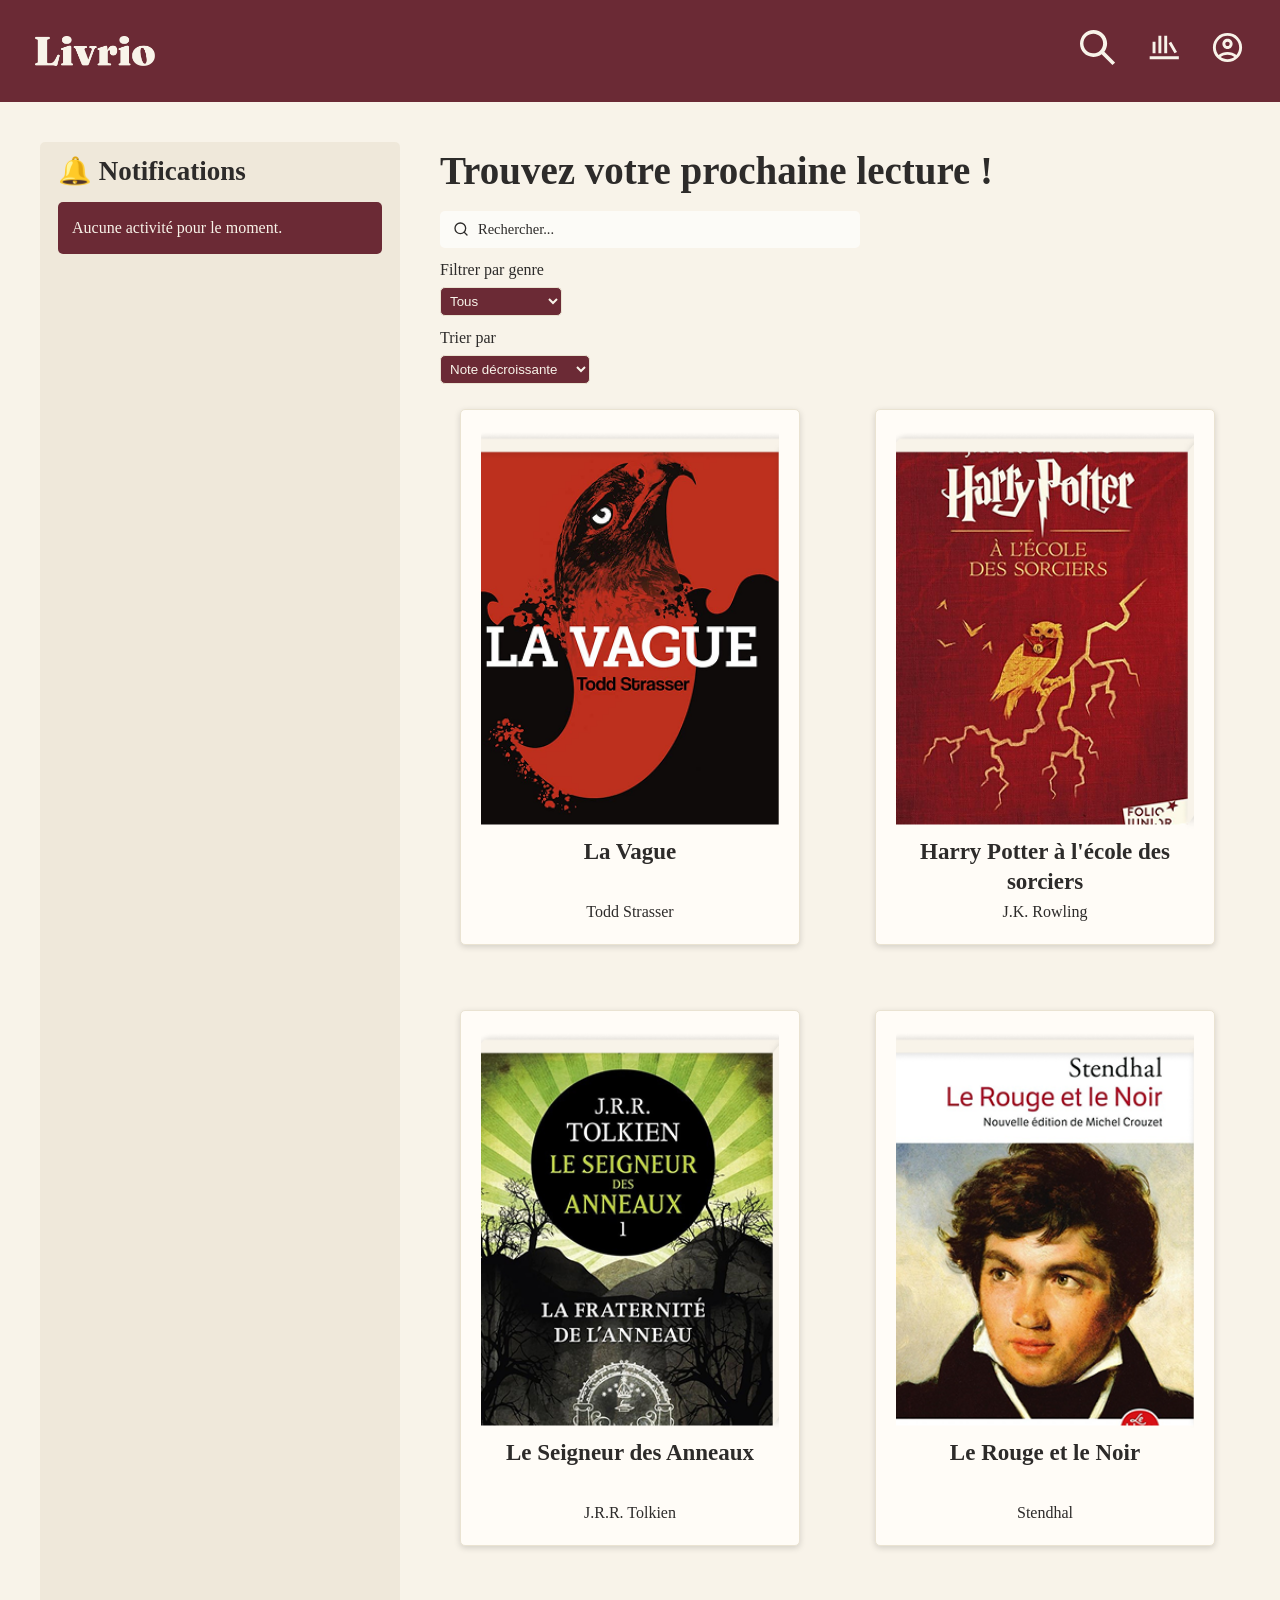
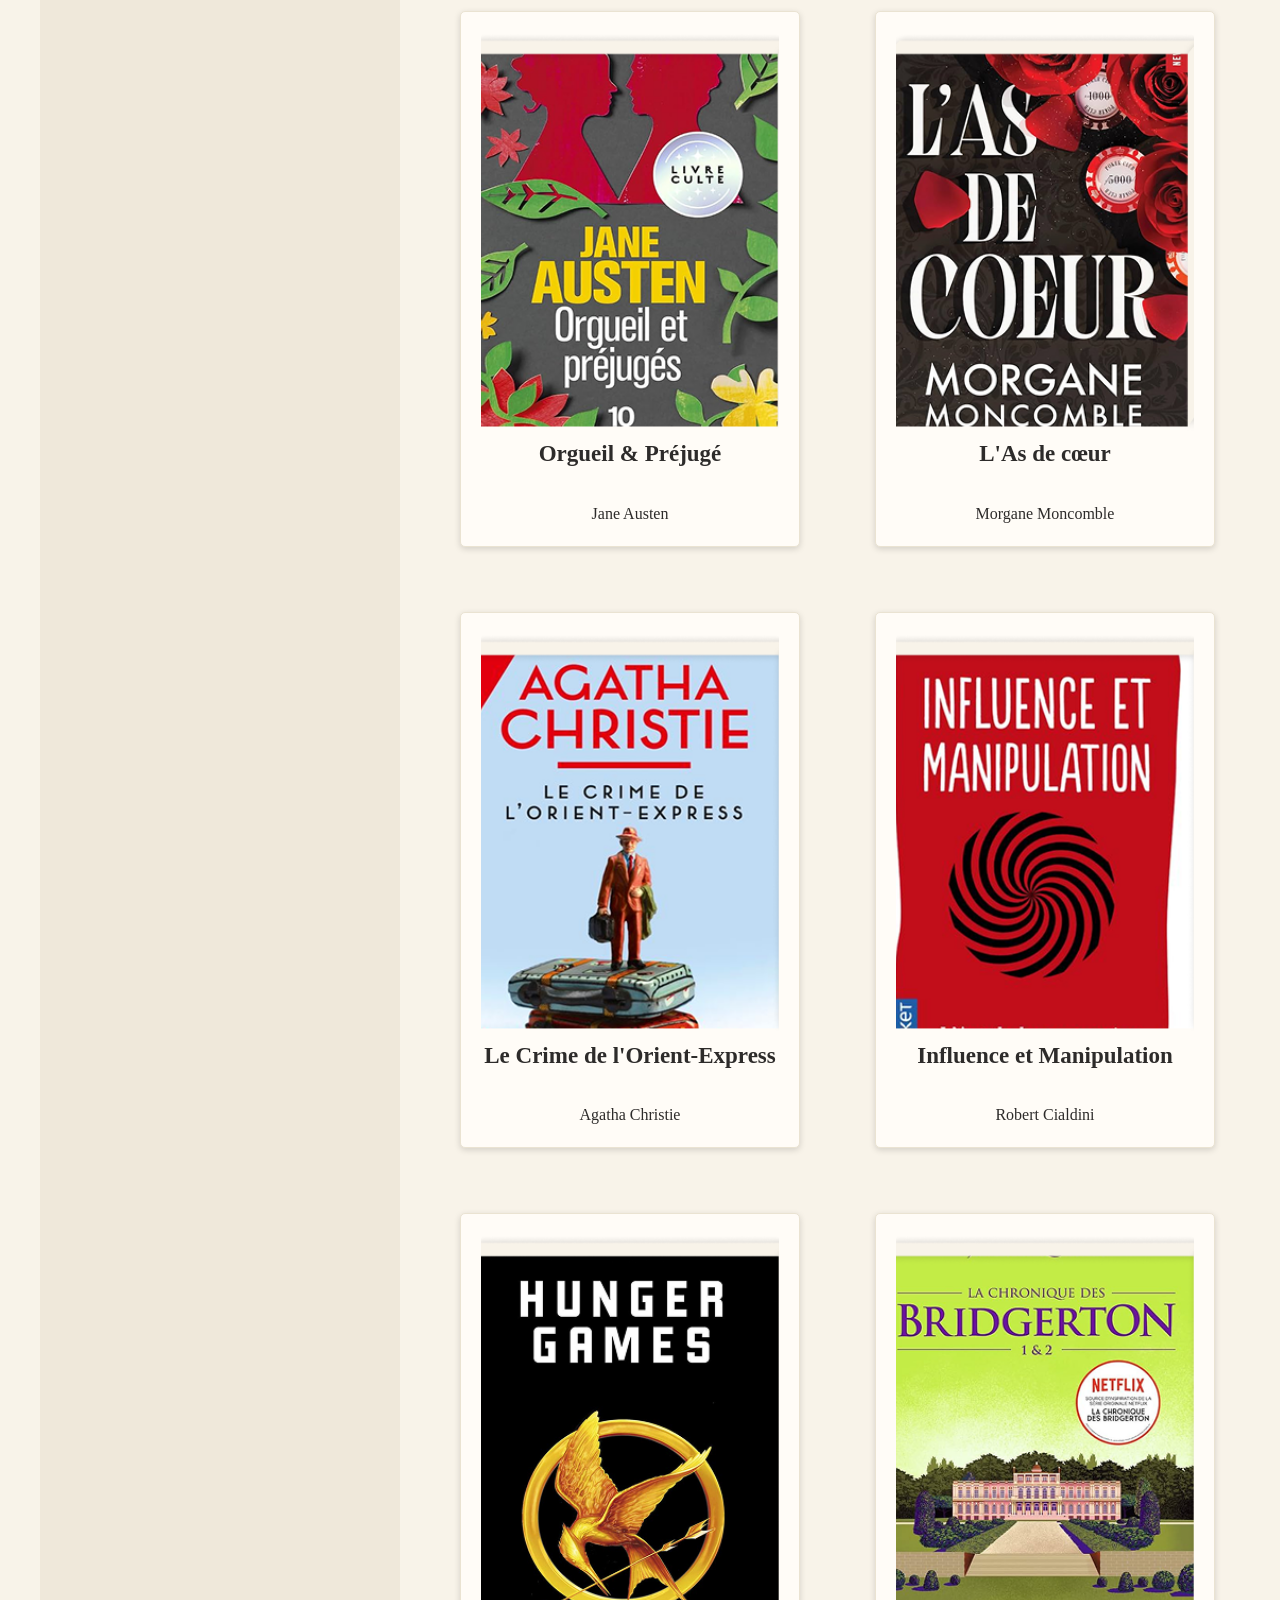
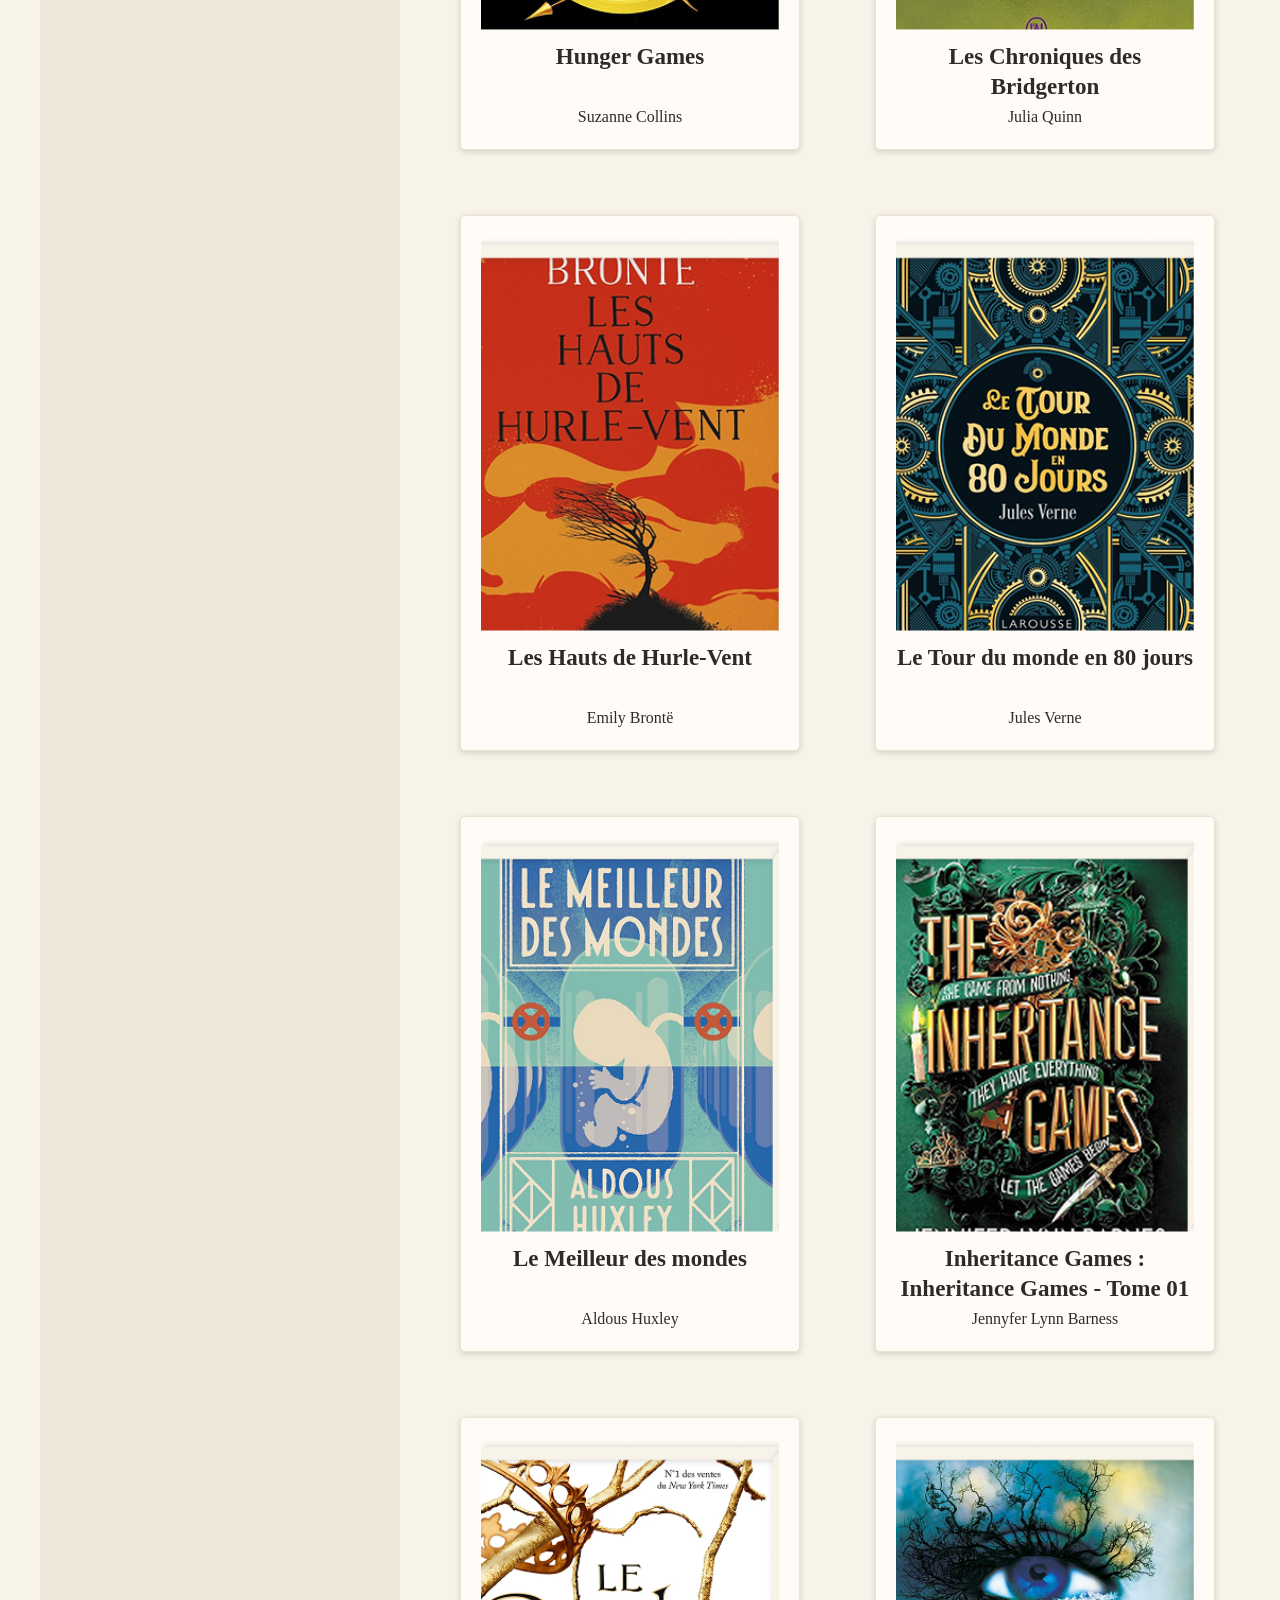
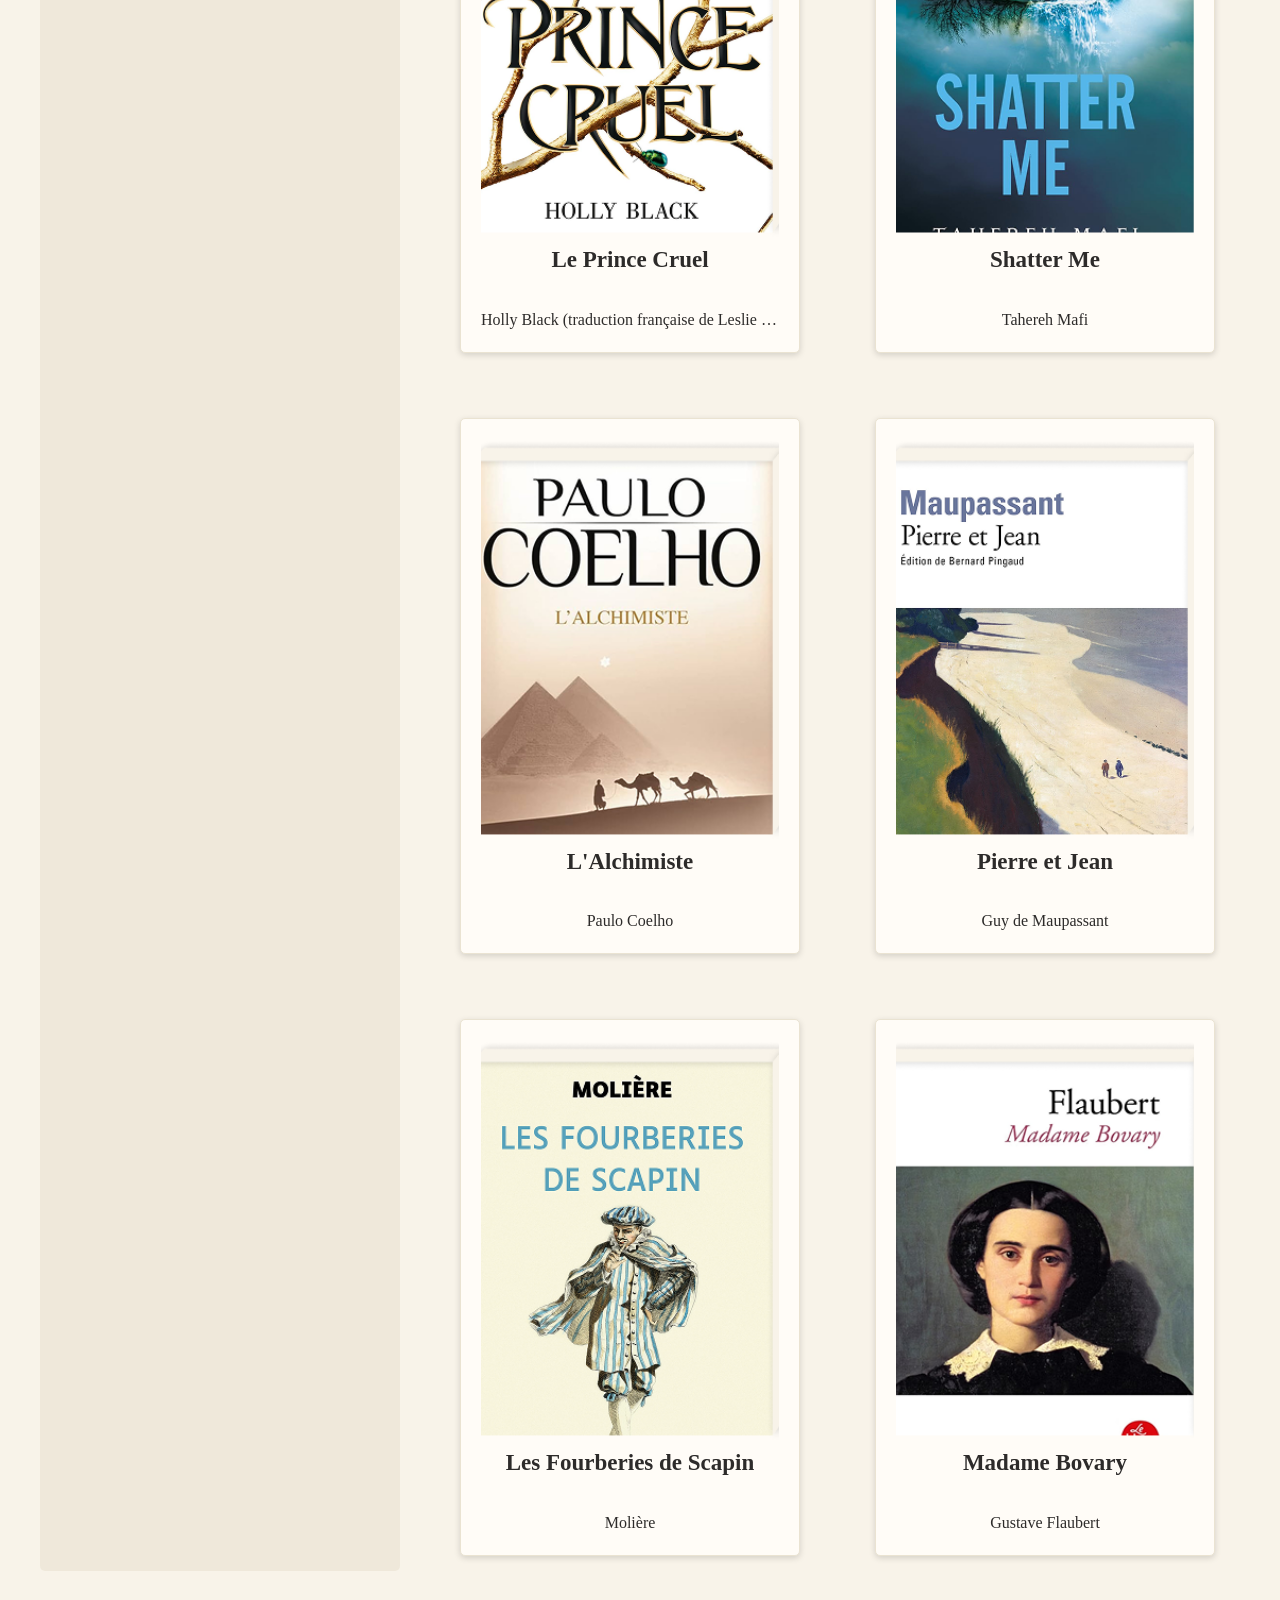
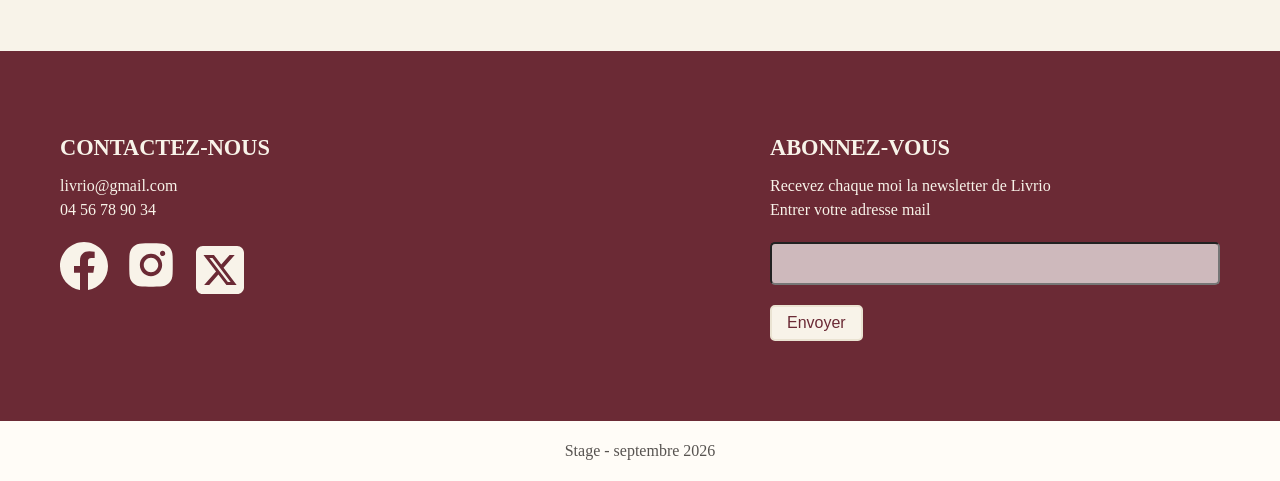
<file: index-accueil/index.html>
<!DOCTYPE html>
<html lang="fr">

<head>
    <meta charset="UTF-8">
    <meta name="viewport" content="width=device-width, initial-scale=1.0">
    <link rel="stylesheet" href="../css/tokens.css">
    <link rel="stylesheet" href="../css/base.css">
    <link rel="stylesheet" href="../css/composants.css">
    <link rel="stylesheet" href="../css/mise-en-page.css">
    <link rel="stylesheet" href="../css/squelette.css">
    <link rel="stylesheet" href="../css/animations.css">
    <title>Livrio</title>
</head>

<body>
    <header>
        
        <nav>
            <a href="../index-accueil/index.html">
                <img class="logo-nav div-lien-nav" src="../assets/livrio-logo.png" alt="logo-site">
            </a>
            <div class="div-lien-nav">
                <a href="../index-accueil/index.html">
                    <img class="lien" src="../assets/lens.svg" alt="icône-loupe">
                </a>
                <a href="../library/library.html">
                    <img class="lien" src="../assets/library.svg" alt="icône-biblio">
                </a>
                <a href="../profil/profil.html">
                    <img class="lien" src="../assets/profile.svg" alt="icône-profil">
                </a>
            </div>

        </nav>
    </header>
    <main>
        <section>
            <div class="container">
                <div class="div-fil-dactu">
                    <h4 class="titre-fil-dactu"> 🔔 Notifications </h4>
                    <div id="fil" class="fil-dactu">
                        <div class="carte-avis">
                            <div class="squelette-bloc squelette-bloc--rond"
                                style="width:50px;height:50px;flex-shrink:0;"></div>
                            <div class="squelette-colonne" style="flex:1;">
                                <div class="squelette-bloc squelette-bloc--texte" style="width:70%;"></div>
                                <div class="squelette-bloc squelette-bloc--texte" style="width:40%;"></div>
                                <div class="squelette-bloc squelette-bloc--texte" style="width:90%;"></div>
                            </div>
                        </div>
                        <div class="carte-avis">
                            <div class="squelette-bloc squelette-bloc--rond"
                                style="width:50px;height:50px;flex-shrink:0;"></div>
                            <div class="squelette-colonne" style="flex:1;">
                                <div class="squelette-bloc squelette-bloc--texte" style="width:65%;"></div>
                                <div class="squelette-bloc squelette-bloc--texte" style="width:35%;"></div>
                                <div class="squelette-bloc squelette-bloc--texte" style="width:80%;"></div>
                            </div>
                        </div>
                        <div class="carte-avis">
                            <div class="squelette-bloc squelette-bloc--rond"
                                style="width:50px;height:50px;flex-shrink:0;"></div>
                            <div class="squelette-colonne" style="flex:1;">
                                <div class="squelette-bloc squelette-bloc--texte" style="width:75%;"></div>
                                <div class="squelette-bloc squelette-bloc--texte" style="width:45%;"></div>
                                <div class="squelette-bloc squelette-bloc--texte" style="width:60%;"></div>
                            </div>
                        </div>
                    </div>
                </div>
                <div class="div-recherche-livres">
                    <h2>Trouvez votre prochaine lecture !</h2>
                    <div class="search-bar">
                        <svg class="search-icon" width="16" height="16" viewBox="0 0 24 24" fill="none"
                            stroke="currentColor" stroke-width="2" stroke-linecap="round" stroke-linejoin="round">
                            <circle cx="11" cy="11" r="8" />
                            <line x1="21" y1="21" x2="16.65" y2="16.65" />
                        </svg>
                        <input type="text" placeholder="Rechercher..." aria-label="Rechercher">
                        <button type="button" class="clear-btn" aria-label="Effacer la recherche"
                            onclick="this.previousElementSibling.value='';this.previousElementSibling.focus();this.style.display='none'">
                            <svg width="13" height="13" viewBox="0 0 24 24" fill="none" stroke="currentColor"
                                stroke-width="2.5" stroke-linecap="round">
                                <line x1="18" y1="6" x2="6" y2="18" />
                                <line x1="6" y1="6" x2="18" y2="18" />
                            </svg>
                        </button>
                    </div>
                    <div class="div-filtrage">
                        <label for="select-genre">Filtrer par genre</label>
                        <select id="select-genre" name="genre">
                            <!-- rempli en JS -->
                        </select>
                    </div>

                    <div class="div-filtrage">
                        <label for="select-tri">Trier par</label>
                        <select id="select-tri" name="tri">
                            <!-- rempli en JS -->
                        </select>
                    </div>
                    <div id="container">
                        <div class="grille-flex-wrap">
                            <div class="div-couverture-colomn-index-livre">
                                <div class="squelette-bloc" style="width:140px;height:190px;"></div>
                                <div class="squelette-bloc squelette-bloc--texte" style="width:110px;"></div>
                                <div class="squelette-bloc squelette-bloc--texte" style="width:80px;"></div>
                            </div>
                            <div class="div-couverture-colomn-index-livre">
                                <div class="squelette-bloc" style="width:140px;height:190px;"></div>
                                <div class="squelette-bloc squelette-bloc--texte" style="width:110px;"></div>
                                <div class="squelette-bloc squelette-bloc--texte" style="width:80px;"></div>
                            </div>
                            <div class="div-couverture-colomn-index-livre">
                                <div class="squelette-bloc" style="width:140px;height:190px;"></div>
                                <div class="squelette-bloc squelette-bloc--texte" style="width:110px;"></div>
                                <div class="squelette-bloc squelette-bloc--texte" style="width:80px;"></div>
                            </div>
                            <div class="div-couverture-colomn-index-livre">
                                <div class="squelette-bloc" style="width:140px;height:190px;"></div>
                                <div class="squelette-bloc squelette-bloc--texte" style="width:110px;"></div>
                                <div class="squelette-bloc squelette-bloc--texte" style="width:80px;"></div>
                            </div>
                        </div>
                    </div>
                </div>
            </div>
        </section>
    </main>
    <footer>
        <div class="div-footer container">
            <div>
                <div class="contact-us">
                    <h4>CONTACTEZ-NOUS</h4>
                    <p>livrio@gmail.com</p>
                    <p>04 56 78 90 34</p>
                </div>
                <div class="logo-rs-colomn">
                    <div class="lien-reseaux-sociaux-row">
                        <a href=""><img class="icon" src="../assets/facebook.svg" alt="icône-facebook"></a>
                        <a href=""><img class="icon" src="../assets/instagram.svg" alt="icône-instagram"></a>
                        <a href=""><img class="icon" src="../assets/x.svg" alt="icône-x"></a>
                    </div>
                </div>
            </div>

            <div class="subscribe">
                <h4>ABONNEZ-VOUS</h4>
                <p>Recevez chaque moi la newsletter de Livrio</p>
                <form action="#" method="post">
                    <label for="email">Entrer votre adresse mail</label>
                    <input type="text" id="email">
                    <button type="submit">Envoyer</button>
                </form>
            </div>

        </div>
        <div class="div-signature">
            <p>Stage - septembre 2026</p>
        </div>
    </footer>
    <script src="../js/squelette.js"></script>
    <script src="../js/donnees.js"></script>
    <script src="../js/stockage.js"></script>
    <script src="../js/bibliotheque.js"></script>
    <script src="../js/fil.js"></script>
</body>

</html>
</file>
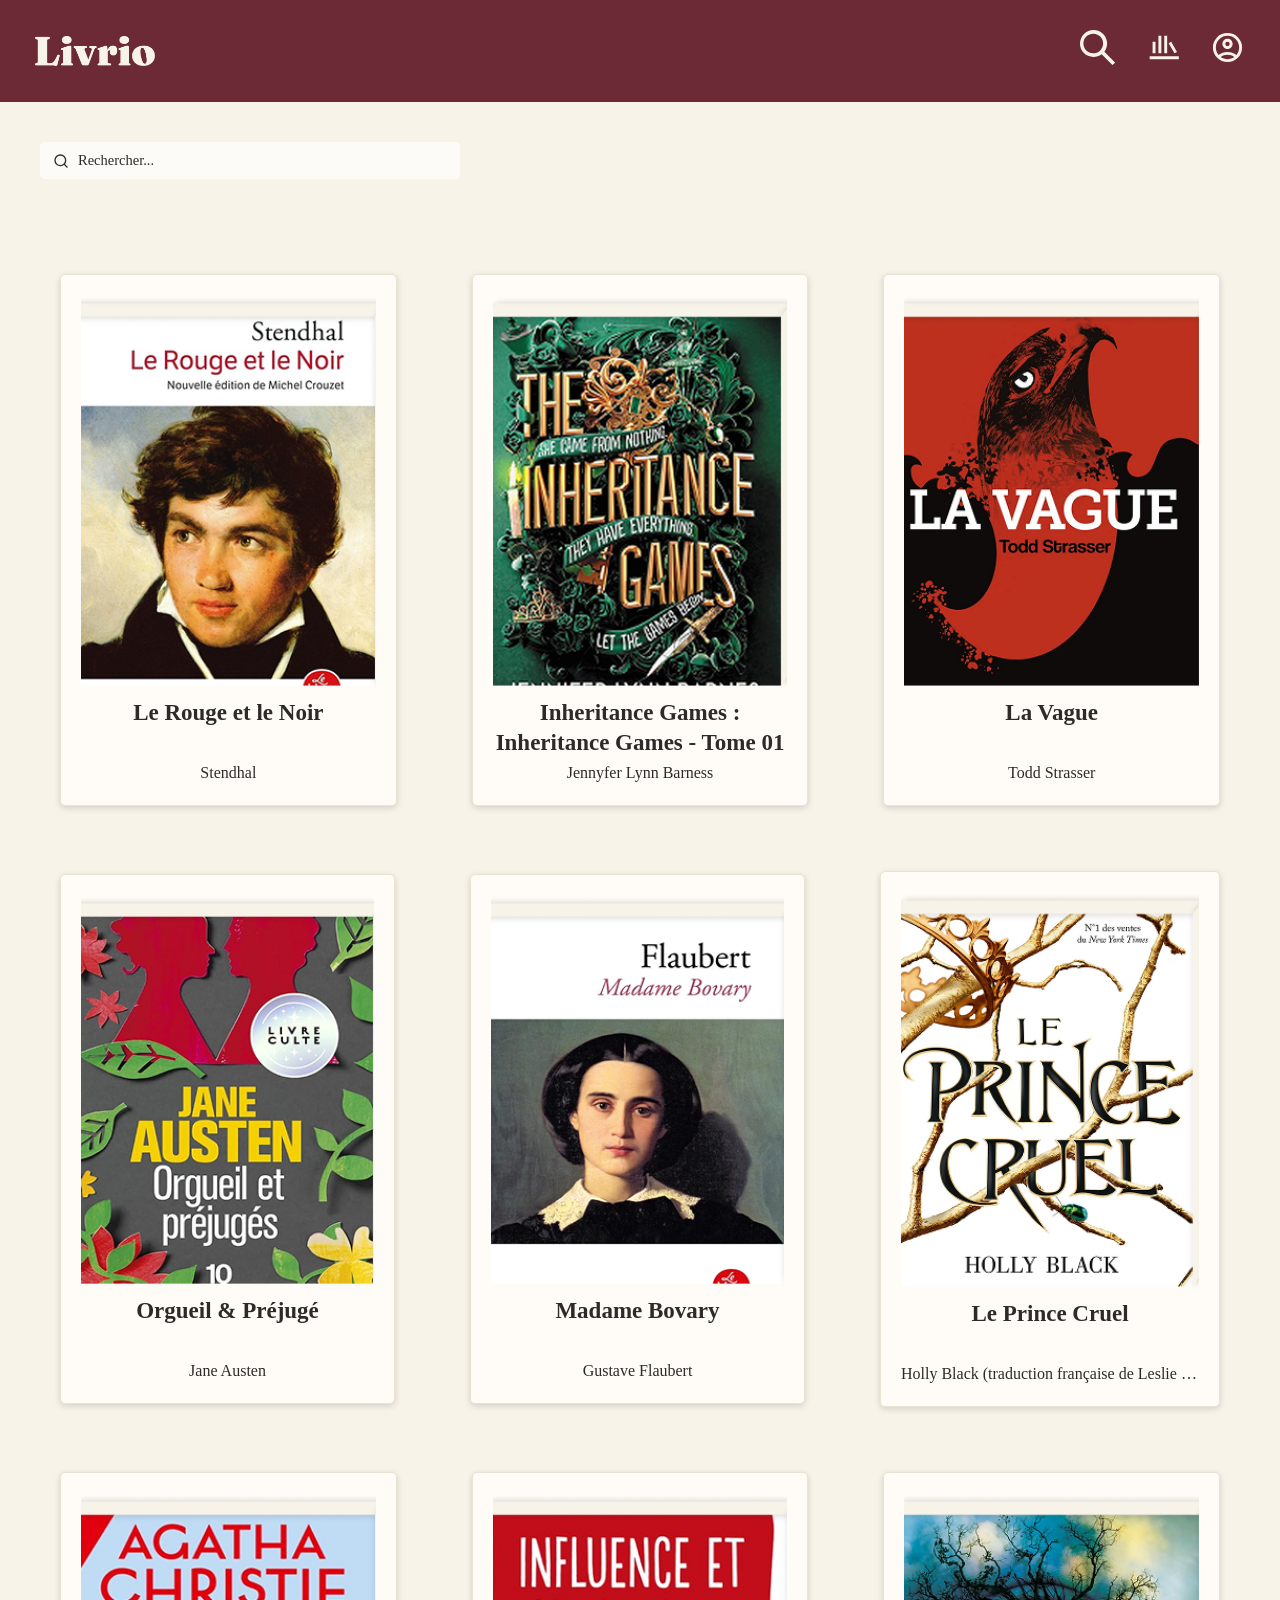
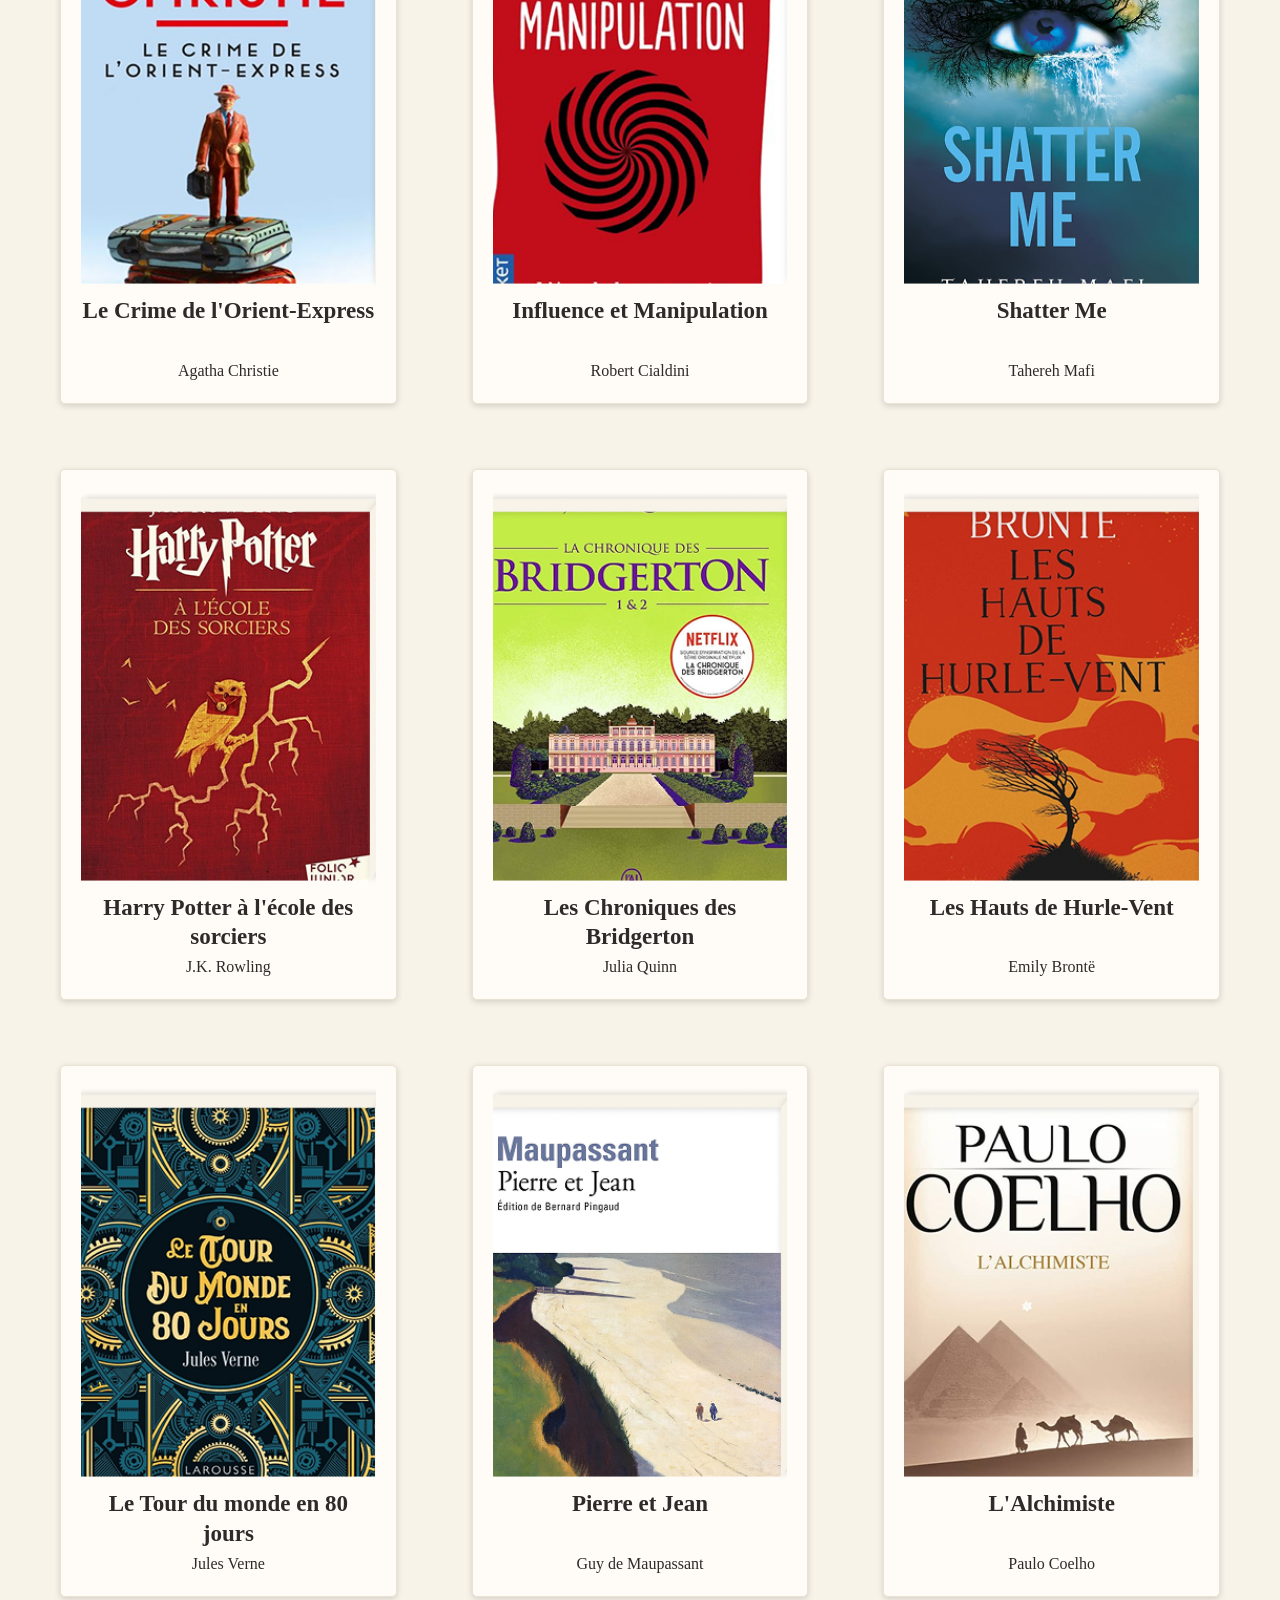
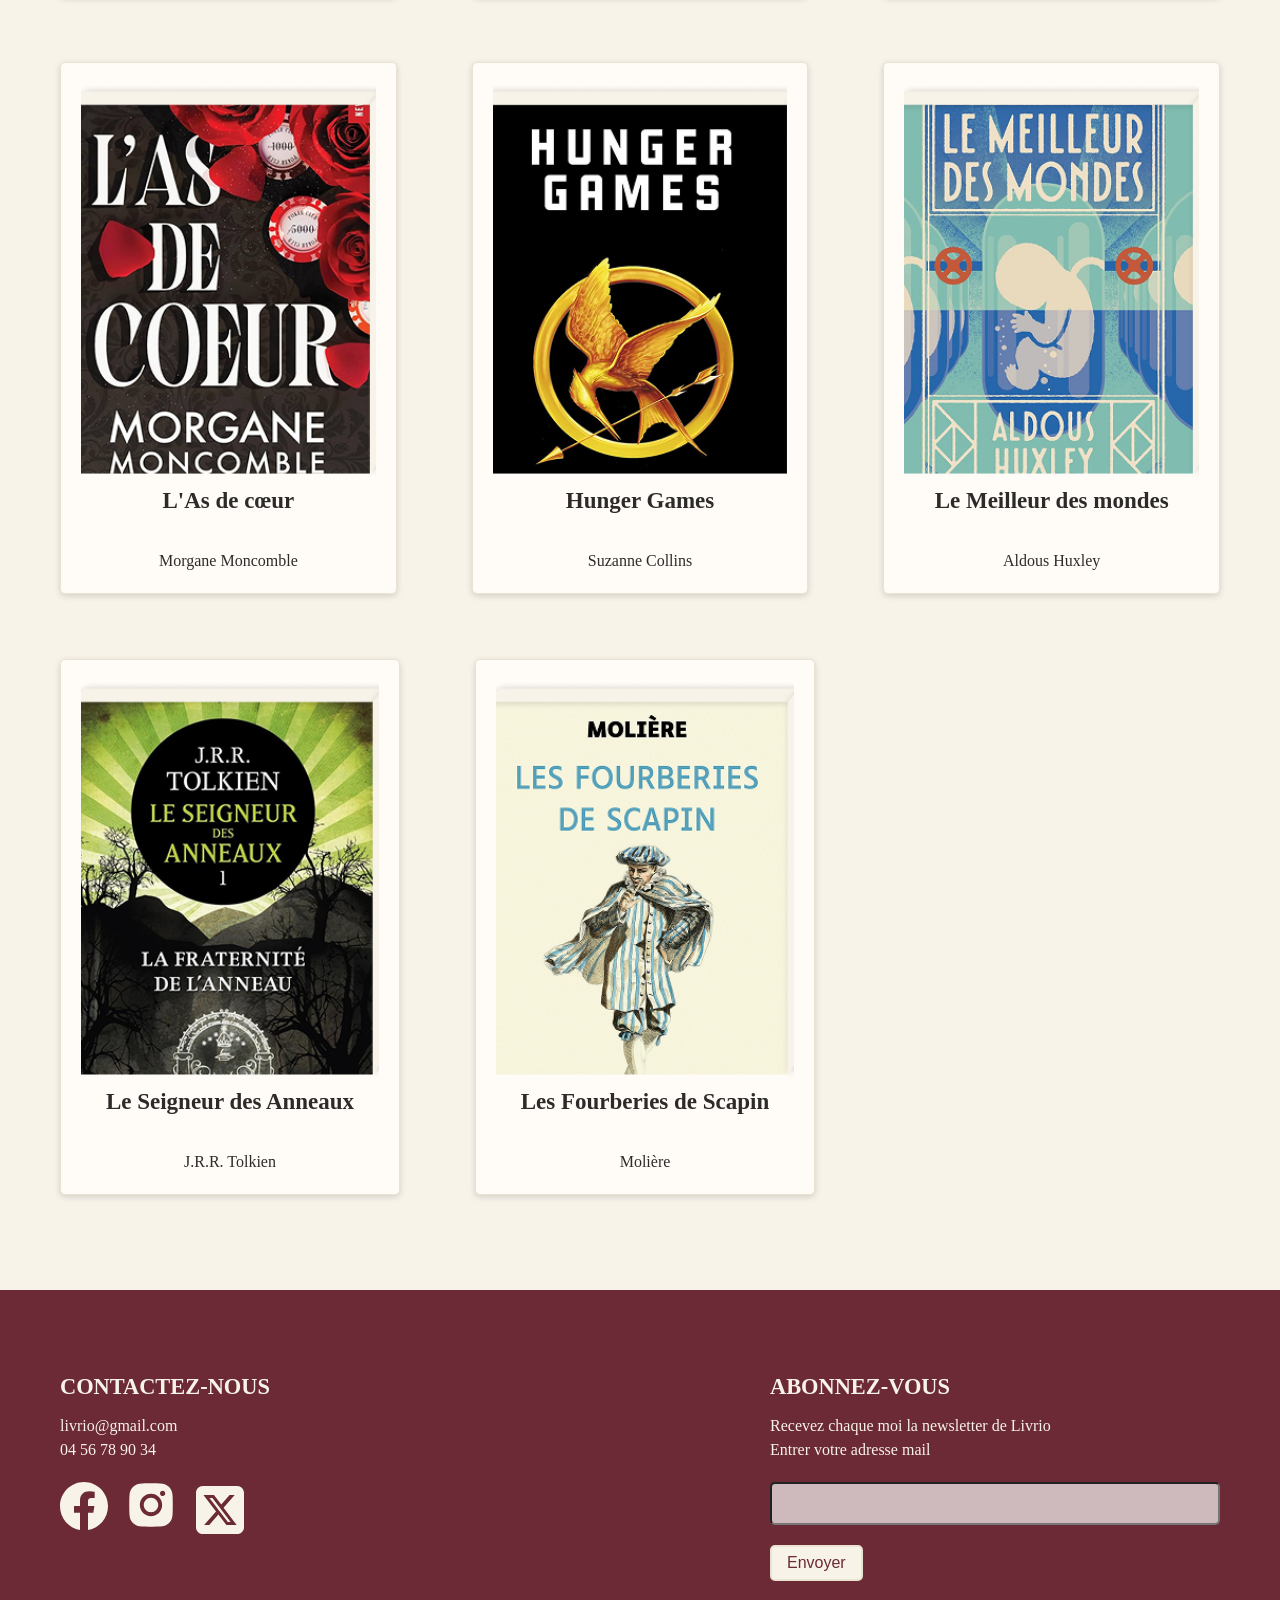
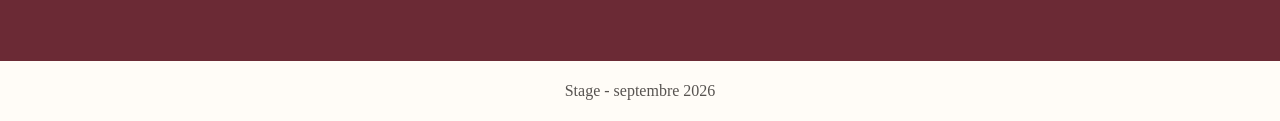
<file: library/library.html>
<!DOCTYPE html>
<html lang="fr">

<head>
    <meta charset="UTF-8">
    <meta name="viewport" content="width=device-width, initial-scale=1.0">
    <title>Library</title>
    <link rel="stylesheet" href="../css/tokens.css">
    <link rel="stylesheet" href="../css/base.css">
    <link rel="stylesheet" href="../css/composants.css">
    <link rel="stylesheet" href="../css/mise-en-page.css">
    <link rel="stylesheet" href="../css/squelette.css">
    <link rel="stylesheet" href="../css/animations.css">
</head>

<body>
    <header>
        <nav>
            <a href="../index-accueil/index.html">
                <img class="logo-nav div-lien-nav" src="../assets/livrio-logo.png" alt="logo-site">
            </a>
            <div class="div-lien-nav">
                <a href="../index-accueil/index.html">
                    <img class="lien" src="../assets/lens.svg" alt="icône-loupe">
                </a>
                <a href="../library/library.html">
                    <img class="lien" src="../assets/library.svg" alt="icône-biblio">
                </a>
                <a href="../profil/profil.html">
                    <img class="lien" src="../assets/profile.svg" alt="icône-profil">
                </a>
            </div>

        </nav>
    </header>
    <main>
        <section>
            <div class="container ">
                <div class="search-bar">
                    <svg class="search-icon" width="16" height="16" viewBox="0 0 24 24" fill="none"
                        stroke="currentColor" stroke-width="2" stroke-linecap="round" stroke-linejoin="round">
                        <circle cx="11" cy="11" r="8" />
                        <line x1="21" y1="21" x2="16.65" y2="16.65" />
                    </svg>
                    <input type="text" placeholder="Rechercher..." aria-label="Rechercher">
                    <button type="button" class="clear-btn" aria-label="Effacer la recherche"
                        onclick="this.previousElementSibling.value='';this.previousElementSibling.focus();this.style.display='none'">
                        <svg width="13" height="13" viewBox="0 0 24 24" fill="none" stroke="currentColor"
                            stroke-width="2.5" stroke-linecap="round">
                            <line x1="18" y1="6" x2="6" y2="18" />
                            <line x1="6" y1="6" x2="18" y2="18" />
                        </svg>
                    </button>
                </div>
            </div>
            <div class="container grille-flex-wrap">
                <div class="div-couverture-colomn-index">
                    <div class="squelette-bloc" style="width:140px;height:190px;"></div>
                    <div class="squelette-bloc squelette-bloc--texte" style="width:110px;"></div>
                    <div class="squelette-bloc squelette-bloc--texte" style="width:80px;"></div>
                </div>
                <div class="div-couverture-colomn-index">
                    <div class="squelette-bloc" style="width:140px;height:190px;"></div>
                    <div class="squelette-bloc squelette-bloc--texte" style="width:110px;"></div>
                    <div class="squelette-bloc squelette-bloc--texte" style="width:80px;"></div>
                </div>
                <div class="div-couverture-colomn-index">
                    <div class="squelette-bloc" style="width:140px;height:190px;"></div>
                    <div class="squelette-bloc squelette-bloc--texte" style="width:110px;"></div>
                    <div class="squelette-bloc squelette-bloc--texte" style="width:80px;"></div>
                </div>
                <div class="div-couverture-colomn-index">
                    <div class="squelette-bloc" style="width:140px;height:190px;"></div>
                    <div class="squelette-bloc squelette-bloc--texte" style="width:110px;"></div>
                    <div class="squelette-bloc squelette-bloc--texte" style="width:80px;"></div>
                </div>
                <div class="div-couverture-colomn-index">
                    <div class="squelette-bloc" style="width:140px;height:190px;"></div>
                    <div class="squelette-bloc squelette-bloc--texte" style="width:110px;"></div>
                    <div class="squelette-bloc squelette-bloc--texte" style="width:80px;"></div>
                </div>
                <div class="div-couverture-colomn-index">
                    <div class="squelette-bloc" style="width:140px;height:190px;"></div>
                    <div class="squelette-bloc squelette-bloc--texte" style="width:110px;"></div>
                    <div class="squelette-bloc squelette-bloc--texte" style="width:80px;"></div>
                </div>
                <div class="div-couverture-colomn-index">
                    <div class="squelette-bloc" style="width:140px;height:190px;"></div>
                    <div class="squelette-bloc squelette-bloc--texte" style="width:110px;"></div>
                    <div class="squelette-bloc squelette-bloc--texte" style="width:80px;"></div>
                </div>
                <div class="div-couverture-colomn-index">
                    <div class="squelette-bloc" style="width:140px;height:190px;"></div>
                    <div class="squelette-bloc squelette-bloc--texte" style="width:110px;"></div>
                    <div class="squelette-bloc squelette-bloc--texte" style="width:80px;"></div>
                </div>
            </div>

        </section>
    </main>
    <footer>
        <div class="div-footer container">
            <div>
                <div class="contact-us">
                    <h4>CONTACTEZ-NOUS</h4>
                    <p>livrio@gmail.com</p>
                    <p>04 56 78 90 34</p>
                </div>
                <div class="logo-rs-colomn">
                    <div class="lien-reseaux-sociaux-row">
                        <a href=""><img class="icon" src="../assets/facebook.svg" alt="icône-facebook"></a>
                        <a href=""><img class="icon" src="../assets/instagram.svg" alt="icône-instagram"></a>
                        <a href=""><img class="icon" src="../assets/x.svg" alt="icône-x"></a>
                    </div>
                </div>
            </div>

            <div class="subscribe">
                <h4>ABONNEZ-VOUS</h4>
                <p>Recevez chaque moi la newsletter de Livrio</p>
                <form action="#" method="post">
                    <label for="email">Entrer votre adresse mail</label>
                    <input type="text" id="email">
                    <button type="submit">Envoyer</button>
                </form>
            </div>

        </div>
        <div class="div-signature">
            <p>Stage - septembre 2026</p>
        </div>
    </footer>
    <script src="../js/squelette.js"></script>
    <script src="../js/donnees.js"></script>
    <script src="../js/stockage.js"></script>
    <script src="../js/bibliotheque.js"></script>
</body>

</html>
</file>
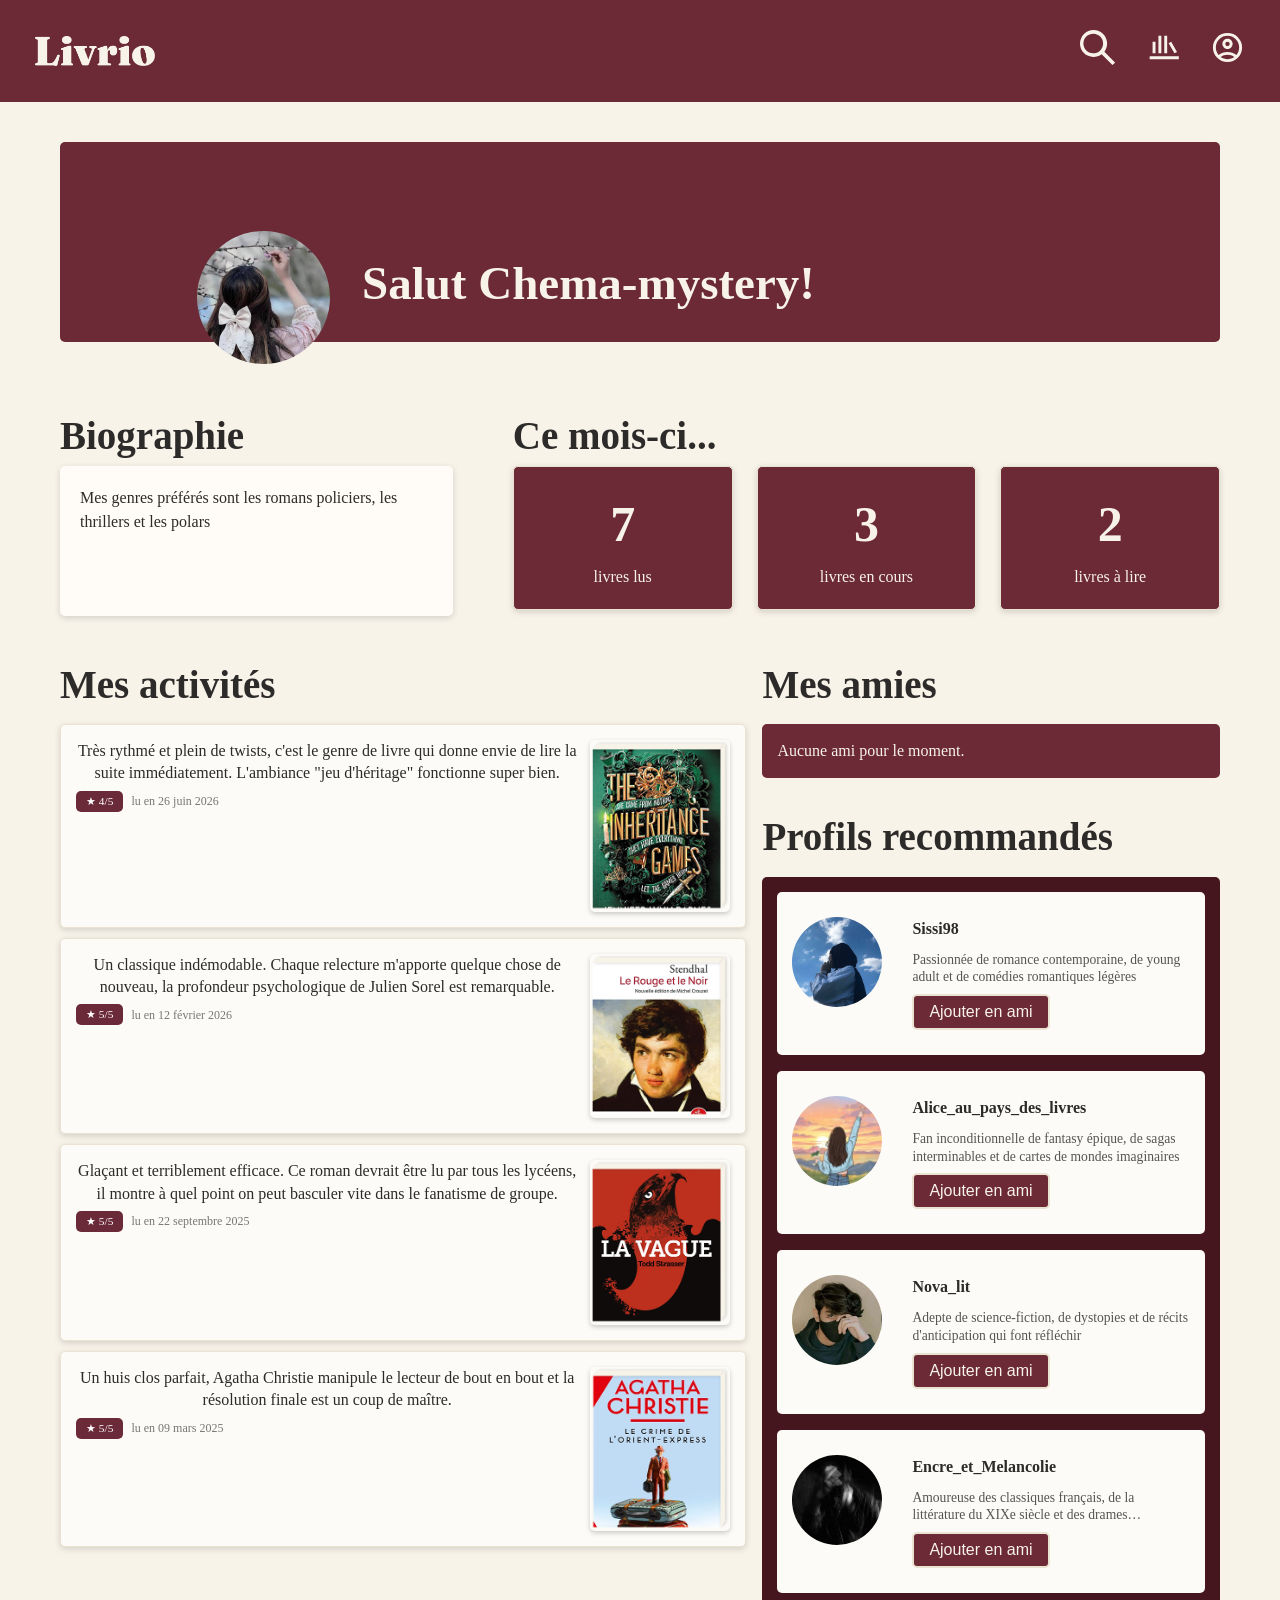
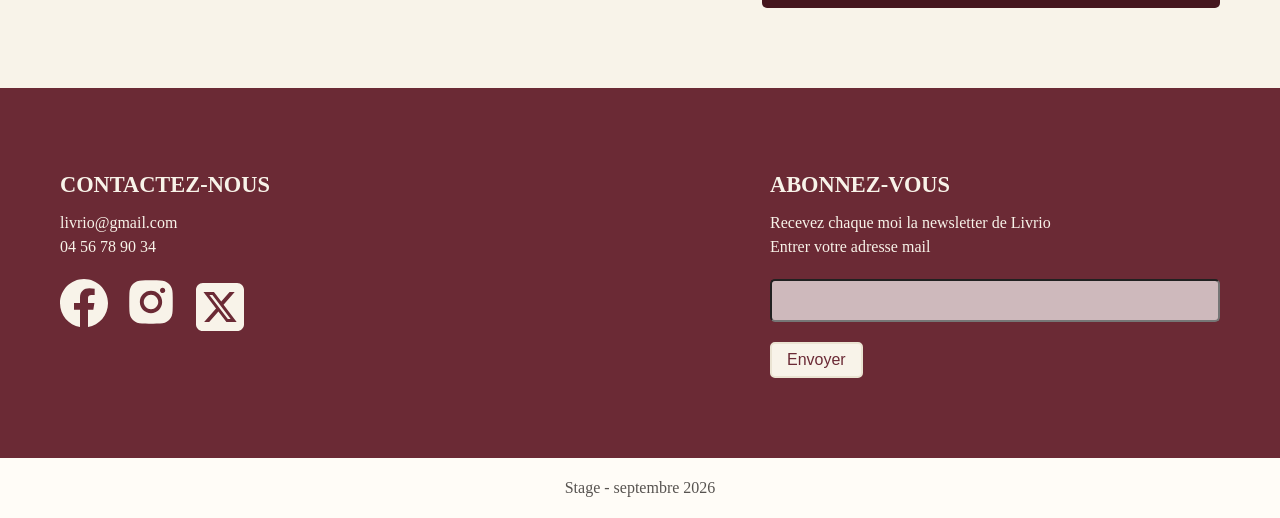
<file: profil/profil.html>
<!DOCTYPE html>
<html lang="fr">

<head>
    <meta charset="UTF-8">
    <meta name="viewport" content="width=device-width, initial-scale=1.0">
    <title>Profil</title>
    <link rel="stylesheet" href="../css/tokens.css">
    <link rel="stylesheet" href="../css/base.css">
    <link rel="stylesheet" href="../css/composants.css">
    <link rel="stylesheet" href="../css/mise-en-page.css">
    <link rel="stylesheet" href="../css/squelette.css">
    <link rel="stylesheet" href="../css/animations.css">
</head>

<body>
    <header>
        <nav>
            <a href="../index-accueil/index.html">
                <img class="logo-nav div-lien-nav" src="../assets/livrio-logo.png" alt="logo-site">
            </a>
            <div class="div-lien-nav">
                <a href="../index-accueil/index.html">
                    <img class="lien" src="../assets/lens.svg" alt="icône-loupe">
                </a>
                <a href="../library/library.html">
                    <img class="lien" src="../assets/library.svg" alt="icône-biblio">
                </a>
                <a href="../profil/profil.html">
                    <img class="lien" src="../assets/profile.svg" alt="icône-profil">
                </a>
            </div>

        </nav>
    </header>
    <main>
        <div class="container-profil">

            <!-- Squelette de chargement  -->
            <div id="squelette-profil-entete">
                <section>
                    <div class="div-photo squelette-colonne" style="align-items:center;">
                        <div class="squelette-bloc squelette-bloc--rond" style="width:120px;height:120px;"></div>
                        <div class="squelette-bloc squelette-bloc--texte" style="width:180px;height:1.6em;"></div>
                    </div>
                </section>
                <section class="div-row container fil-activite">
                    <div class="squelette-colonne">
                        <div class="squelette-bloc squelette-bloc--texte" style="width:120px;height:1.2em;"></div>
                        <div class="squelette-bloc squelette-bloc--texte" style="width:95%;"></div>
                        <div class="squelette-bloc squelette-bloc--texte" style="width:80%;"></div>
                    </div>
                    <div class="squelette-colonne">
                        <div class="squelette-bloc squelette-bloc--texte" style="width:150px;height:1.2em;"></div>
                        <div class="div-row" style="gap:20px;">
                            <div class="squelette-colonne" style="align-items:center;">
                                <div class="squelette-bloc squelette-bloc--texte" style="width:40px;height:1.5em;">
                                </div>
                                <div class="squelette-bloc squelette-bloc--texte" style="width:70px;"></div>
                            </div>
                            <div class="squelette-colonne" style="align-items:center;">
                                <div class="squelette-bloc squelette-bloc--texte" style="width:40px;height:1.5em;">
                                </div>
                                <div class="squelette-bloc squelette-bloc--texte" style="width:70px;"></div>
                            </div>
                            <div class="squelette-colonne" style="align-items:center;">
                                <div class="squelette-bloc squelette-bloc--texte" style="width:40px;height:1.5em;">
                                </div>
                                <div class="squelette-bloc squelette-bloc--texte" style="width:70px;"></div>
                            </div>
                        </div>
                    </div>
                </section>
            </div>

            <section>
                <div id="contenu-profil-entete" hidden>
                    <div class="div-photo">
                        <img src="" alt="image-profil" class="photo-profil">
                        <h1 class="pseudo"></h1>
                    </div>
                </div>
            </section>


            <section>
                <div class="div-bio-stat">
                    <div>
                        <h2>Biographie</h2>
                        <p class="biographie"></p>
                    </div>
                    <div>
                        <h2>Ce mois-ci...</h2>
                        <div class="div-row">
                            <article>
                                <h3 class="stat-lu"></h3>
                                <p>livres lus</p>
                            </article>
                            <article>
                                <h3 class="stat-en-cours"></h3>
                                <p>livres en cours</p>
                            </article>
                            <article>
                                <h3 class="stat-pile-a-lire"></h3>
                                <p>livres à lire</p>
                            </article>
                        </div>
                    </div>
                </div>
            </section>
            <section class="div-row container-fil-activite">
                <div class="div-mes-activites">
                    <h2>Mes activités</h2>
                    <div class="liste-avis">
                        <article class="carte-avis">
                            <div class="squelette-colonne" style="flex:1;">
                                <div class="squelette-bloc squelette-bloc--texte" style="width:90%;"></div>
                                <div class="squelette-bloc squelette-bloc--texte" style="width:60%;"></div>
                            </div>
                            <div class="squelette-bloc" style="width:60px;height:80px;"></div>
                        </article>
                        <article class="carte-avis">
                            <div class="squelette-colonne" style="flex:1;">
                                <div class="squelette-bloc squelette-bloc--texte" style="width:85%;"></div>
                                <div class="squelette-bloc squelette-bloc--texte" style="width:50%;"></div>
                            </div>
                            <div class="squelette-bloc" style="width:60px;height:80px;"></div>
                        </article>
                    </div>
                </div>

                <div class="div-amis">
                    <div class="div-mes-amis">
                        <h2>Mes amies</h2>
                        <div id="liste-amis-profil" class="grille-flex-wrap liste-amies-actuelles">
                            <div class="div-couverture-colomn-index">
                                <div class="squelette-bloc squelette-bloc--rond" style="width:80px;height:80px;"></div>
                                <div class="squelette-bloc squelette-bloc--texte" style="width:80px;"></div>
                            </div>
                            <div class="div-couverture-colomn-index">
                                <div class="squelette-bloc squelette-bloc--rond" style="width:80px;height:80px;"></div>
                                <div class="squelette-bloc squelette-bloc--texte" style="width:80px;"></div>
                            </div>
                        </div>
                    </div>

                    <div class="div-mes-amis">
                        <h2>Profils recommandés</h2>
                        <div id="liste-recco-amis-profil" class="grille-flex-wrap liste-amies-recommandees">
                            <div class="div-couverture-colomn-index">
                                <div class="squelette-bloc squelette-bloc--rond" style="width:80px;height:80px;">
                                </div>
                                <div class="squelette-bloc squelette-bloc--texte" style="width:80px;"></div>
                            </div>
                            <div class="div-couverture-colomn-index">
                                <div class="squelette-bloc squelette-bloc--rond" style="width:80px;height:80px;">
                                </div>
                                <div class="squelette-bloc squelette-bloc--texte" style="width:80px;"></div>
                            </div>
                            <div class="div-couverture-colomn-index">
                                <div class="squelette-bloc squelette-bloc--rond" style="width:80px;height:80px;">
                                </div>
                                <div class="squelette-bloc squelette-bloc--texte" style="width:80px;"></div>
                            </div>
                            <div class="div-couverture-colomn-index">
                                <div class="squelette-bloc squelette-bloc--rond" style="width:80px;height:80px;">
                                </div>
                                <div class="squelette-bloc squelette-bloc--texte" style="width:80px;"></div>
                            </div>
                        </div>
                    </div>
                </div>
            </section>
        </div> 
    </main>

    </main>
    <footer>
        <div class="div-footer container">
            <div>
                <div class="contact-us">
                    <h4>CONTACTEZ-NOUS</h4>
                    <p>livrio@gmail.com</p>
                    <p>04 56 78 90 34</p>
                </div>
                <div class="logo-rs-colomn">
                    <div class="lien-reseaux-sociaux-row">
                        <a href=""><img class="icon" src="../assets/facebook.svg" alt="icône-facebook"></a>
                        <a href=""><img class="icon" src="../assets/instagram.svg" alt="icône-instagram"></a>
                        <a href=""><img class="icon" src="../assets/x.svg" alt="icône-x"></a>
                    </div>
                </div>
            </div>

            <div class="subscribe">
                <h4>ABONNEZ-VOUS</h4>
                <p>Recevez chaque moi la newsletter de Livrio</p>
                <form action="#" method="post">
                    <label for="email">Entrer votre adresse mail</label>
                    <input type="text" id="email">
                    <button type="submit">Envoyer</button>
                </form>
            </div>

        </div>
        <div class="div-signature">
            <p>Stage - septembre 2026</p>
        </div>
    </footer>
    <script src="../js/squelette.js"></script>
    <script src="../js/donnees.js"></script>
    <script src="../js/profil.js"></script>
</body>

</html>
</file>
<file: css/tokens.css>
:root {
    --primaire: #F8F3E9;
    --card: #FFFCF7;
    --bordure: #EAE3D2;
    --bouton: #6B2A35;
    --secondaire-bouton: #45161E;
    --text: #2D2B2A;
    --secondaire-text: #575350;
    --erreur: #9C3B3B;
}

h1 {
    font-size: clamp(28px, 5vw, 47px);
}

h2 {
    font-size: clamp(20px, 5vw, 39px);
}

h3 {
    font-size: clamp(17px, 5vw, 33px);
}

h4 {
    font-size: clamp(13px, 5vw, 27px);
}

h5 {
    font-size: clamp(11px, 5vw, 23px);
}

.container {
    width: 100%;
    max-width: 1200px; 
    margin: auto;
    padding: 40px 0px;
    display: flex;
    flex-direction: row;
    gap: 40px;
    flex-wrap: wrap;
}

.card {
    width: 300px;
    padding: 20px;
    background: var(--card);
    box-shadow: 0 4px 8px rgba(0, 0, 0, 0.2);
    border-radius: 5px;
    animation: card-appear 250ms ease-out;
    height: 350px;
}
</file>
<file: css/base.css>
/*///-----BASES CSS-----///*/


*{
    margin: 0px;
    padding: 0px;
    box-sizing: border-box;
}

body{
    font-family: Roboto;
    line-height: 1.5;
    font-size: 16px;
    color: var(--text);
    background-color: var(--primaire);
}


/*////// styles titre ////// */
h1{
    font-family: 'Times New Roman';
}

h2 {
    font-family: 'Times New Roman';
}

ul{
    list-style: none;
}

a{
    text-decoration: none;
}
</file>
<file: css/composants.css>
/*//// COMPOSANTS VISUELS///////*

///// template composant CARTE LIVRE CSS  ///////*/
.couverture {
  width: 280px;
  aspect-ratio: 2 / 3;
  object-fit: cover;
}

.div-couverture-colomn {
  display: flex;
  flex-direction: column;
  width: fit-content;
  align-items: center;
  justify-content: flex-start;
  gap: 15px;
  padding: 40px;
}

.div-row {
  display: flex;
  flex-direction: row;
  justify-content: center;
  justify-items: center;
  gap: 40px;
}

.infos-row {
  display: flex;
  flex-direction: row;
  gap: 5px;
}

p.summary {
  background-color: #FFFCF7;
  padding: 20px;
  border-radius: 5px;
}

.div-infos-colomn {
  width: 600px;
  display: flex;
  flex-direction: column;
  gap: 15px;
}

img.logo-nav {
  width: 150px;
}


/*//////// CHAMP DE SAISIE ///////// */
.search-bar {
  position: relative;
  width: 100%;
  max-width: 420px;
  display: flex;
  align-items: center;
}

.search-bar svg.search-icon {
  position: absolute;
  left: 13px;
  color: var(--text-muted);
  pointer-events: none;
  flex-shrink: 0;
}

.search-bar input {
  width: 100%;
  font-family: var(--font);
  font-size: 14.5px;
  color: var(--text);
  background: var(--bg);
  border: 1.5px solid var(--border);
  border-radius: 999px;
  padding: 10px 40px 10px 38px;
  outline: none;
  transition: border-color 120ms ease, box-shadow 120ms ease, background-color 120ms ease;
}

.search-bar input::placeholder {
  color: var(--placeholder);
}

.search-bar input:hover:not(:focus) {
  border-color: #B4BAC2;
}

.search-bar input:focus {
  border-color: var(--border-focus);
  box-shadow: 0 0 0 3px var(--ring-focus);
  background: var(--bg);
  background-color: #ffffffab;
}

input[type="text"] {
  background-color: #ffffffab;
  border-radius: 5px;
}

.search-bar .clear-btn {
  position: absolute;
  right: 8px;
  display: none;
  align-items: center;
  justify-content: center;
  width: 22px;
  height: 22px;
  border: none;
  border-radius: 50%;
  background: var(--bg-subtle);
  color: var(--text-muted);
  cursor: pointer;
  padding: 0;
}

.search-bar .clear-btn:hover {
  background: var(--card);
  color: var(--text);
}

.search-bar input:not(:placeholder-shown)~.clear-btn {
  display: flex;
}




/*//////// COMPOSANT GRILLE CARTE  ///////// */


.div-couverture-colomn-index {
  text-align: left;
  display: grid;
  grid-template-columns: 90px 1fr;
  grid-template-rows: 30px;
  grid-template-areas:
    "photo pseudo"
    "photo bio"
    "photo bouton";
  column-gap: 30px;
  row-gap: 4px;
  align-items: start;
  background-color: #fdfbf7;
  border-radius: 5px;
  padding: 25px 15px
}

.grille-flex-wrap {
  display: flex;
  flex-wrap: wrap;
  gap: 35px;
  width: fit-content;
  margin: auto;
  align-items: center;
}


/*//// FORMULAIRE DE NOTE D'UN LIVRE  //////*/
fieldset {
  border: 1px solid var(--bordure);
  border-radius: 5px;
  padding: 1rem 1.5rem;
}

legend {
  font-weight: bold;
  padding: 0 0.5rem;
}

.note-etoile {
  display: flex;
  flex-direction: row-reverse;
  justify-content: flex-end;
}

.note-etoile input {
  position: absolute;
  opacity: 0;
  animation: star-pop 120ms ease-out;
}

.note-etoile label {
  font-size: 1.8rem;
  color: #ccc;
  cursor: pointer;
  position: relative;
  display: inline-block;
  width: 0.5em;
  height: 1.5em;
  overflow: hidden;
  animation: star-pop 120ms ease-out;
}

.note-etoile input:checked~label,
.note-etoile label:hover,
.note-etoile label:hover~label {
  color: #f5a623;
  animation: star-pop 120ms ease-out;
}

.note-etoile input:focus-visible+label {
  outline: 2px solid #2563eb;
  outline-offset: 2px;
  animation: star-pop 120ms ease-out;
}

.note-etoile label::before {
  content: "★";
  position: absolute;
  top: 0;
  width: 1em;
  animation: star-pop 120ms ease-out;
}

.note-etoile label.demi-gauche::before {
  left: 0;
  animation: star-pop 120ms ease-out;
}

.note-etoile label.demi-droite::before {
  left: -0.5em;
  animation: star-pop 120ms ease-out;
}

.champ-saisie textarea {
  field-sizing: content;
  min-height: 80px;
  max-height: 140vh;
  width: 300px;
}


/*//// POP UP FORMULAIRE  //////*/
/* Fond sombre qui recouvre toute la page, caché par défaut */
.avis-modal-overlay {
  position: fixed;
  top: 0;
  left: 0;
  right: 0;
  bottom: 0;
  background: rgba(0, 0, 0, 0.5);

  /* caché par défaut */
  display: none;

  /* pour centrer la fenêtre du formulaire */
  align-items: center;
  justify-content: center;
}

/* afficher la pop-up */
.avis-modal-overlay.visible {
  display: flex;
}

/* La petite fenêtre blanche qui contient le formulaire */
.avis-modal-overlay .div-formulaire-avis {
  background: white;
  border-radius: 5px;
  padding: 1.5rem;
  width: 90%;
  max-width: 400px;
}


/* LISTE DEROULANTE */
.shelf {
  position: relative;
  display: inline-block;
}


/* Bouton (libellé + séparateur + flèche) */
.shelf__trigger {
  display: inline-flex;
  align-items: stretch;
  padding: 0;
  border: 1px solid var(--secondaire-bouton);
  border-radius: 5px;
  background: var(--bouton);
  color: var(--card);
  font: inherit;
  font-size: 0.95rem;
  font-weight: 600;
  cursor: pointer;
  transition: background-color 0.15s ease;
}

.shelf__trigger:hover,
.shelf__trigger[aria-expanded="true"] {
  background: var(--secondaire-bouton);
}

.shelf__trigger:focus-visible,
.shelf__item:focus-visible {
  outline: 2px solid var(--bouton);
  outline-offset: 2px;
}

.shelf__label {
  padding: 0.6rem 1.1rem;
  white-space: nowrap;
}

.shelf__arrow {
  display: grid;
  place-items: center;
  padding: 0 0.7rem;
  border-left: 1px solid var(--secondaire-bouton);
}

.shelf__arrow svg {
  width: 12px;
  height: 12px;
  transition: transform 0.15s ease;
}

.shelf__trigger[aria-expanded="true"] .shelf__arrow svg {
  transform: rotate(180deg);
}


/* Menu */
.shelf__menu {
  position: absolute;
  top: calc(100% + 6px);
  left: 0;
  z-index: 10;
  min-width: 100%;
  width: max-content;
  margin: 0;
  padding: 0.35rem 0;
  list-style: none;
  background: var(--card);
  border: 1px solid var(--bordure);
  border-radius: 5px;
  box-shadow: 0 6px 18px rgba(69, 22, 30, 0.12);
}

.shelf__menu[hidden] {
  display: none;
}

.shelf__item {
  display: flex;
  align-items: center;
  gap: 0.6rem;
  padding: 0.55rem 1rem;
  color: var(--text);
  font-size: 0.92rem;
  cursor: pointer;
  user-select: none;
}

.shelf__item:hover,
.shelf__item:focus {
  background: var(--primaire);
  outline: none;
}

.shelf__item:focus-visible {
  outline: 2px solid var(--bouton);
  outline-offset: -2px;
}


/* Coche sur l'élément choisi */
.shelf__check {
  width: 14px;
  height: 14px;
  flex: none;
  color: var(--bouton);
  visibility: hidden;
}

.shelf__item[aria-checked="true"] .shelf__check {
  visibility: visible;
}

.shelf__item[aria-checked="true"] {
  font-weight: 600;
}

.shelf__separator {
  height: 1px;
  margin: 0.35rem 0;
  background: var(--bordure);
}

.shelf__item--action {
  color: var(--bouton);
}

@media (prefers-reduced-motion: reduce) {

  .shelf__trigger,
  .shelf__arrow svg {
    transition: none;
  }
}






/* COMPOSANT AVIS LIVRE.HTML CSS////*/
article {
  width: 150px;
  text-align: center;
  background-color: var(--bouton);
  padding: 20px;
  border: 1px solid var(--bordure);
  display: flex;
  flex-direction: column;
  color: var(--primaire);
  gap: 3px;
  border-radius: 5px;
  max-width: 400px;
  animation: card-appear 250ms ease-out;
  box-shadow: 0 2px 6px rgba(0, 0, 0, 0.15);

}

time {
  text-align: right;
  font-size: 0.85em;
  color: #777;
  margin: 0;
}

.badge-ma-note {
  position: relative;
  top: 6px;
  right: 6px;
  width: 22px;
  height: 22px;
  pointer-events: none;
}

.icone-etoile {
  width: 20px;
  height: 20px;
}

.etoiles-avis {
  display: flex;
  gap: 2px;
}

.ligne-note {
  display: flex;
  align-items: center;
  gap: 6px;
}

.etoiles-moyenne {
  display: flex;
  gap: 2px;
}

.moyenne-avis {
  display: flex;
  flex-direction: column;
  align-items: center;
  text-align: center;
}


/* AVIS VIDE */
.etat-vide-avis {
  background: var(--card);
  border: 1px solid var(--bordure);
  border-radius: 5px;
  padding: 40px 20px;
  text-align: center;
  display: flex;
  flex-direction: column;
  align-items: center;
  gap: 12px;
}

.etat-vide-avis p:first-of-type {
  font-weight: 500;
  color: var(--text);
  margin: 0;
}

.etat-vide-avis p:last-of-type {
  color: var(--secondaire-text);
  margin: 0;
}


/* ERREUR AVIS */
.champ-erreur {
  border-color: var(--erreur) !important;
}


/* MESSAGES ERREURS*/
.message {
  display: flex;
  align-items: flex-start;
  gap: 0.75rem;
  padding: 0.85rem 1rem;
  border: 1px solid transparent;
  border-left-width: 4px;
  border-radius: 5px;
  font-size: 1rem;
  line-height: 1.4;
}

.message__icone {
  flex: 0 0 auto;
  display: inline-flex;
  align-items: center;
  justify-content: center;
  width: 1.5rem;
  height: 1.5rem;
  border-radius: 50%;
  font-weight: 700;
  font-size: 0.95rem;
  line-height: 1;
}

.message__texte {
  margin: 0;
}

.message__prefixe {
  font-weight: 700;
  text-transform: uppercase;
  letter-spacing: 0.02em;
  margin-right: 0.35em;
}


/* --- Variante information --- */
.message--info {
  background-color: #e8f0fe;
  border-color: #17395e;
  color: #17395e;
}

.message--info .message__icone {
  background-color: #17395e;
  color: #ffffff;
}

.message--info .message__icone::before {
  content: "i";
  font-style: italic;
  font-family: Georgia, "Times New Roman", serif;
}


/* --- Variante succès --- */
.message--succes {
  background-color: #e6f4ea;
  border-color: #1e4620;
  color: #1e4620;
}

.message--succes .message__icone {
  background-color: #1e4620;
  color: #ffffff;
}

.message--succes .message__icone::before {
  content: "\2713";
}


/* --- Variante erreur --- */
.message--erreur {
  background-color: #fdecea;
  border-color: #611a15;
  color: #611a15;
}

.message--erreur .message__icone {
  background-color: #611a15;
  color: #ffffff;
}

.message--erreur .message__icone::before {
  content: "\26A0";
}
</file>
<file: css/mise-en-page.css>
/*/////STYLE COMMUN A TOUTES LES PAGES //*/


/*//// STYLE HEADER /////*/
header {
    background-color: var(--bouton);
    color: var(--primaire);
}


/*//// STYLE NAV /////*/
nav {
    display: flex;
    flex-direction: row;
    align-items: center;
    justify-content: space-between;
    padding: 20px;
}

.div-lien-nav {
    display: flex;
    flex-direction: row;
    gap: 30px;
    padding: 10px 15px;
}

.lien {
    width: 35px;
}


/*///// STYLE FOOTER //////*/

/* Le fond du footer */
footer {
    background-color: var(--bouton);
    color: var(--primaire);
    margin-top: 40px;
}

/* Les titres "CONTACTEZ-NOUS" et "ABONNEZ-VOUS" */
footer h4 {
    font-size: 1.4rem;
    margin-bottom: 10px;
}

/* Le contenu : une colonne à gauche, une colonne à droite.
   (la classe .container garde le footer à 1200px max et centré) */
.div-footer {
    display: flex;
    justify-content: space-between;
    padding: 80px 20px;
}

/* Colonne de gauche */
.contact-us {
    margin-bottom: 20px;
}

.lien-reseaux-sociaux-row {
    display: flex;
    gap: 20px;
}

footer .icon {
    width: 48px;
}

/* Colonne de droite */
.subscribe {
    width: 450px;
}

.subscribe form {
    align-items: flex-start;
}

.subscribe input {
    width: 100%;
    padding: 12px;
}

.subscribe button {
    background-color: var(--primaire);
    color: var(--bouton);
}

/* La bande du bas */
.div-signature {
    background-color: var(--card);
    color: var(--secondaire-text);
    text-align: center;
    padding: 18px;
}

/* Sur téléphone : les deux colonnes passent l'une sous l'autre */
@media (max-width: 700px) {
    .div-footer {
        flex-direction: column;
        gap: 40px;
    }

    .subscribe {
        width: 100%;
    }
}


/*---- STYLE BOUTON ---*/
button {
    background-color: var(--bouton);
    color: var(--primaire);
    padding: 7px;
    border-color: var(--secondaire-bouton);
    border-style: solid;
    border-radius: 5px;
    padding-right: 15px;
    padding-left: 15px;
    text-align: center;
    border-color: var(--bordure);
    display: flex;
    flex-direction: row;
    gap: 40px;
    font-size: 16px;
}

button:hover {
    background-color: var(--primaire);
    color: var(--bouton);
    border-color: var(--bouton);
}

button:active {
    background-color: var(--primaire);
    color: var(--bouton);
    border-color: var(--bouton);
    animation: button-press 120ms ease-out;
    box-shadow: 0 0 0 rgba(0, 0, 0, 0.2);
    transition: box-shadow 120ms ease-out;
}

button:disabled {
    background-color: rgba(128, 128, 128, 0.709);
    color: black;
    border-color: black;
    cursor: not-allowed;
}

.icon {
    max-width: 100%;
    width: 75px;
    height: auto;
}




/*// ------STYLE CSS PAGE INDEX--------///*/


/*///// CSS FIL D'ACTUALITE //////*/
.fil-activite {
    display: flex;
    flex-wrap: wrap;
    gap: 0;
    justify-content: space-between;
}

.div-fil-dactu {
    width: 360px;
    display: flex;
    flex-direction: column;
    gap: 10px;
    background-color: #eae3d2a1;
    padding: 9px;
    padding-left: 18px;
    padding-right: 18px;
    border-radius: 5px;
}

.fil-dactu {
    background-color: var(--bouton);
    color: var(--primaire);
    height: fit-content;
    padding: 14px;
    display: flex;
    flex-direction: column;
    gap: 14px;
    border-radius: 5px;
}

h2.titre-fil-dactu {
    text-align: center;
}

.div-recherche-livres {
    width: 800px;
    display: flex;
    flex-direction: column;
    gap: 10px;
}



.carte-avis {
    display: flex;
    flex-direction: row;
    width: fit-content;
    align-items: flex-start;
    gap: 12px;
    background-color: #fdfbf7;
    border-radius: 5px;
    padding: 15px;
    box-shadow: 0 2px 6px rgba(0, 0, 0, 0.15);
    animation: card-appear 250ms ease-out;
}

.carte-photo-profil {
    width: 50px;
    height: 50px;
    border-radius: 50%;
    object-fit: cover;
    flex-shrink: 0;
}

.carte-pseudo {
    font-weight: bold;
    color: #6b2a38;
    margin: 0 0 5px 0;
}

.carte-date {
    font-size: 0.85em;
    color: #777;
    margin: 0 0 10px 0;
}

.carte-commentaire {
    margin: 0;
    color: var(--secondaire-text);
}

.carte-titre-livre {
    font-weight: bold;
    color: var(--text);
    margin: 0 0 4px 0;
}


/*//// CSS RECHERCHER LIVRES /////*/

select#select-genre {
    background-color: var(--bouton);
    border-color: var(--bordure);
    padding: 5px;
    color: var(--primaire);
    border-radius: 5px;
}

select#select-tri {
    background-color: var(--bouton);
    border-color: var(--bordure);
    padding: 5px;
    color: var(--primaire);
    border-radius: 5px;
}

.div-filtrage {
    width: fit-content;
    display: flex;
    flex-direction: column;
    gap: 5px;
}

/*-- STYLE FORMULAIRE AVIS ----*/
li.champ-saisie {
    display: flex;
    flex-direction: column;
    width: fit-content;
}

.div-button-form {
    display: flex;
    flex-direction: row;
    width: fit-content;
    gap: 12px;
    animation: button-press 120ms ease-out;
    box-shadow: 0 0 0 rgba(0, 0, 0, 0.2);
    transition: box-shadow 120ms ease-out;
}

.div-formulaire-avis {
    width: fit-content;
    display: flex;
    flex-direction: column;
    align-items: center;
    justify-content: center;
    gap: 15px;
    background-color: var(--card);
    padding: 40px;
}

form {
    display: flex;
    flex-direction: column;
    align-items: center;
    justify-content: center;
    gap: 20px;
}





/*///-----STYLE CSS PAGE PROFIL-----////*/

/* Conteneur de la page : les sections s'empilent */
.container-profil {
    width: 100%;
    max-width: 1200px;
    margin: auto;
    padding: 40px 20px;
    display: flex;
    flex-direction: column;
    gap: 40px;
}


/* 1. BANDEAU : photo qui dépasse en bas à gauche, pseudo à droite */
.div-photo {
    position: relative;
    display: flex;
    align-items: flex-end;
    min-height: 200px;
    padding: 0 24px 24px 302px;
    margin-bottom: 25px;
    background-color: var(--bouton);
    color: var(--primaire);
    border-radius: 5px;
}

.div-photo.squelette-colonne {
    flex-direction: row;
    align-items: center;
    padding: 24px;
}

img.photo-profil {
    position: absolute;
    left: 137px;
    bottom: -22px;
    width: 133px;
    height: 133px;
    border-radius: 50%;
    object-fit: cover;
    background-color: var(--secondaire-bouton);
}

h1.pseudo {
    padding-left: 0;
}


/* 2. BIO (gauche) + STATS (droite) */
.div-bio-stat {
    display: grid;
    grid-template-columns: minmax(0, 1fr) minmax(0, 1.8fr);
    gap: 60px;
    align-items: start;
}

p.biographie {
    background-color: var(--card);
    width: 100%;
    min-height: 150px;
    padding: 20px;
    border-radius: 5px;
    box-shadow: 0 2px 6px rgba(0, 0, 0, 0.15);
}

.div-bio-stat .div-row {
    display: grid;
    grid-template-columns: repeat(3, minmax(0, 1fr));
    gap: 24px;
    justify-content: stretch;
    justify-items: stretch;
}

.div-bio-stat article {
    width: 100%;
    max-width: none;
}

h3.stat-lu,
h3.stat-en-cours,
h3.stat-pile-a-lire {
    font-size: 50px;
}


/* 3. ACTIVITES (gauche) + AMIES (droite) */
.container-fil-activite {
    display: grid;
    grid-template-columns: minmax(0, 1.5fr) minmax(0, 1fr);
    gap: 16px;
    align-items: start;
    justify-content: stretch;
    justify-items: stretch;
}

.div-mes-activites {
    display: flex;
    flex-direction: column;
    gap: 10px;
}

.liste-avis {
    display: flex;
    flex-direction: column;
    gap: 10px;
}

.div-mes-activites .carte-avis {
    width: 100%;
    max-width: none;
}

img.couverture-card-profil {
    width: 140px;
    object-fit: cover;
    border-radius: 5px;
    box-shadow: 0 2px 5px rgba(0, 0, 0, 0.2);
    flex-shrink: 0;
}

.ligne-note-date {
    display: flex;
    align-items: center;
    gap: 8px;
    margin: 0;
    font-size: 0.75em;
    color: #777;
}

.note {
    background-color: #6b2a38;
    color: #fff;
    border-radius: 5px;
    padding: 2px 10px;
    font-size: 0.95em;
    white-space: nowrap;
}

.carte-avis>div {
    display: flex;
    flex-direction: column;
    flex: 1;
    min-width: 0;
}

.carte-avis>div>p:first-child {
    margin: 0 0 6px 0;
    font-size: 16px;
    line-height: 1.4;
    display: -webkit-box;
    -webkit-line-clamp: 3;
    -webkit-box-orient: vertical;
    overflow: hidden;
    color: var(--text);
}

.div-amis {
    display: flex;
    flex-direction: column;
    gap: 30px;
}

.div-mes-amis {
    display: flex;
    flex-direction: column;
    gap: 10px;
    width: 100%;
}

/* Les deux listes d'amies : cartes empilées en colonne */
div#liste-amis-profil,
div#liste-recco-amis-profil {
    flex-direction: column;
    align-items: stretch;
    gap: 16px;
    width: 100%;
    margin: 0;
    padding: 15px;
    color: var(--primaire);
    border-radius: 5px;
}

div#liste-amis-profil {
    background-color: var(--bouton);
}

div#liste-recco-amis-profil {
    background-color: var(--secondaire-bouton);
}

/* Carte d'une amie */
.div-couverture-colomn-index>a {
    grid-area: photo;
}

img.img-amis {
    width: 90px;
    height: 90px;
    border-radius: 50%;
    object-fit: cover;
    display: block;
}

.div-couverture-colomn-index h5 {
    grid-area: pseudo;
    color: var(--text);
    margin: 0;
    font-size: 1em;
}

.div-couverture-colomn-index p {
    grid-area: bio;
    margin: 0;
    font-size: 0.85em;
    color: #555;
    line-height: 1.3;
    display: -webkit-box;
    -webkit-line-clamp: 2;
    -webkit-box-orient: vertical;
    overflow: hidden;
}

.bouton-retirer,
.bouton-ajouter {
    grid-area: bouton;
    justify-self: start;
    margin-top: 4px;
}


/* Mobile : tout passe en une colonne */
@media (max-width: 800px) {
    .div-photo {
        padding-left: 136px;
    }

    img.photo-profil {
        left: 24px;
        width: 96px;
        height: 96px;
    }

    .div-bio-stat,
    .container-fil-activite {
        grid-template-columns: minmax(0, 1fr);
        gap: 32px;
    }
}


.div-couverture-colomn-index-livre {
    display: flex;
    column-gap: 25px;
    row-gap: 15px;
    align-items: center;
    text-align: left;
    border-radius: 5px;
    padding: 15px 20px;
    flex: 1 1 280px;
    max-width: 380px;
}

.article-livre {
    width: 100%;
    background-color: var(--card);
    padding: 20px;
    border: 1px solid var(--bordure);
    display: flex;
    flex-direction: column;
    gap: 3px;
    border-radius: 5px;
    animation: card-appear 250ms ease-out;
    color: var(--text);
}

.article-livre h5 {
    margin: 0;
    line-height: 1.3em;
    min-height: 2.6em;
    display: -webkit-box;
    -webkit-line-clamp: 2;
    -webkit-box-orient: vertical;
    overflow: hidden;
    text-overflow: ellipsis;
}

.article-livre p {
    margin: 0;
    white-space: nowrap;
    overflow: hidden;
    text-overflow: ellipsis;
}

.article-livre img {
    width: 100%;
    aspect-ratio: 140 / 190;
    object-fit: cover;
    display: block;
    border-radius: 5px;
}

html,
body {
    max-width: 100%;
    overflow-x: hidden;
}

img {
    max-width: 100%;
    height: auto;
}


@media (max-width: 768px) {

    .div-row {
        flex-direction: column;
        width: 100%;
    }
}


/*//------STYLE CSS PAGE LIVRE------//*/

.container-livre {
    width: fit-content;
    max-width: 1200px;
    margin: auto;
    padding: 40px 0px;
    display: flex;
    flex-direction: row;
    flex-wrap: wrap;
    align-items: center;
    justify-content: center;

}

div#contenu-fiche-livre {
    display: flex;
    flex-direction: row;
    gap: 20px;
    flex-wrap: wrap;
}

.div-avis {
    display: flex;
    flex-direction: column;
    gap: 10px;
}

article.article-avis {
    width: 430px;
    background-color: #fdfbf7;
    border: 2px solid #6b2a38;
    border-radius: 5px;
    padding: 16px 20px;
    margin-bottom: 14px;
    text-align: left;
}

p.valeur-pseudo {
    font-weight: bold;
    color: #6b2a38;
}

.img-avatar {
  width: 45px;
  height: 45px;
  border-radius: 50%;
  object-fit: cover;
}

.entete-avis {
    display: flex;
    align-items: center;
    gap: 20px;
}

p.commentaire-avis-livre {
    margin: 8px 0 8px 0;
    line-height: 1.5;
    color: var(--text);
}

@media (max-width: 480px) {

    /* ===== HEADER ===== */
    header {
        width: 100%;
    }

    header nav {
        width: 100%;
        display: flex;
        justify-content: space-between;
        align-items: center;
        padding: 12px 16px;
    }

    /* ===== CONTENEUR PRINCIPAL ===== */
    main {
        width: 100%;
    }

    .container-livre {
        width: 100%;
        display: flex;
        flex-direction: column;
    }

    #contenu-fiche-livre {
        width: 100%;
        display: flex;
        flex-direction: column;
        gap: 24px;
    }

    /* ===== COLONNE COUVERTURE ===== */
    .div-row.fil-activite {
        width: 100%;
        display: flex;
        flex-direction: column;
        align-items: center;
    }

    /* ===== COLONNE INFOS ===== */
    .div-infos-colomn {
        width: 100%;
        display: flex;
        flex-direction: column;
        gap: 12px;
        padding: 0 8px;
    }

    /* ===== TEXTES ===== */
    .titre-livre {
        font-size: 24px;
    }

    h2 {
        font-size: 20px;
    }

    .div-infos-colomn p {
        font-size: 16px;
        line-height: 1.5;
    }

    /* ===== FOOTER ===== */
    footer {
        width: 100%;
        padding: 16px;
    }
}
</file>
<file: css/squelette.css>
/*/// SQUELETTE DE CHARGEMENT ////*/
.squelette-bloc {
    display: block;
    border-radius: 5px;
    background: linear-gradient(90deg, var(--bordure) 25%, #f3ece0 37%, var(--bordure) 63%);
    background-size: 400% 100%;
    animation: squelette-balayage 1.4s ease-in-out infinite;
}

@keyframes squelette-balayage {
    0% {
        background-position: 100% 50%;
    }

    100% {
        background-position: 0% 50%;
    }
}

/* Respecte les préférences d'accessibilité : pas d'animation, juste une teinte fixe */
@media (prefers-reduced-motion: reduce) {
    .squelette-bloc {
        animation: none;
        background: var(--bordure);
    }
}

.squelette-bloc--rond {
    border-radius: 50%;
}

.squelette-bloc--texte {
    height: 0.9em;
    border-radius: 3px;
}

.squelette-colonne {
    display: flex;
    flex-direction: column;
    gap: 8px;
}

.squelette-ligne {
    display: flex;
    flex-direction: row;
    align-items: flex-start;
    gap: 12px;
}
</file>
<file: css/animations.css>
/*/    ANIMATION CSS //*/

/*/    ANIMATION CARTE- AVIS - CARTE//*/

@keyframes card-appear {
    from {
        opacity: 0;
        transform: translateY(6px);
    }
    to {
        opacity: 1;
        transform: translateY(0);
    }
}


@media (prefers-reduced-motion: reduce) {
    .carte-avis {
        animation: none !important;
    }
}

@media (prefers-reduced-motion: reduce) {
    article {
        animation: none !important;
    }
}




/*//    ANIMATION ETOILE      //*/

@keyframes star-pop {
    0% {
        transform: scale(1);
    }
    50% {
        transform: scale(1.2);
    }
    100% {
        transform: scale(1);
    }
}





/*//  ANIMATION RETOUR BOUTON   //*/

@keyframes button-press {
    0% {
        transform: scale(1);
    }
    50% {
        transform: scale(0.95);
    }
    100% {
        transform: scale(1);
    }
}

@media (prefers-reduced-motion: reduce) {
    button,
    .bouton {
        animation: none !important;
        transition: none !important;
    }
}
</file>
